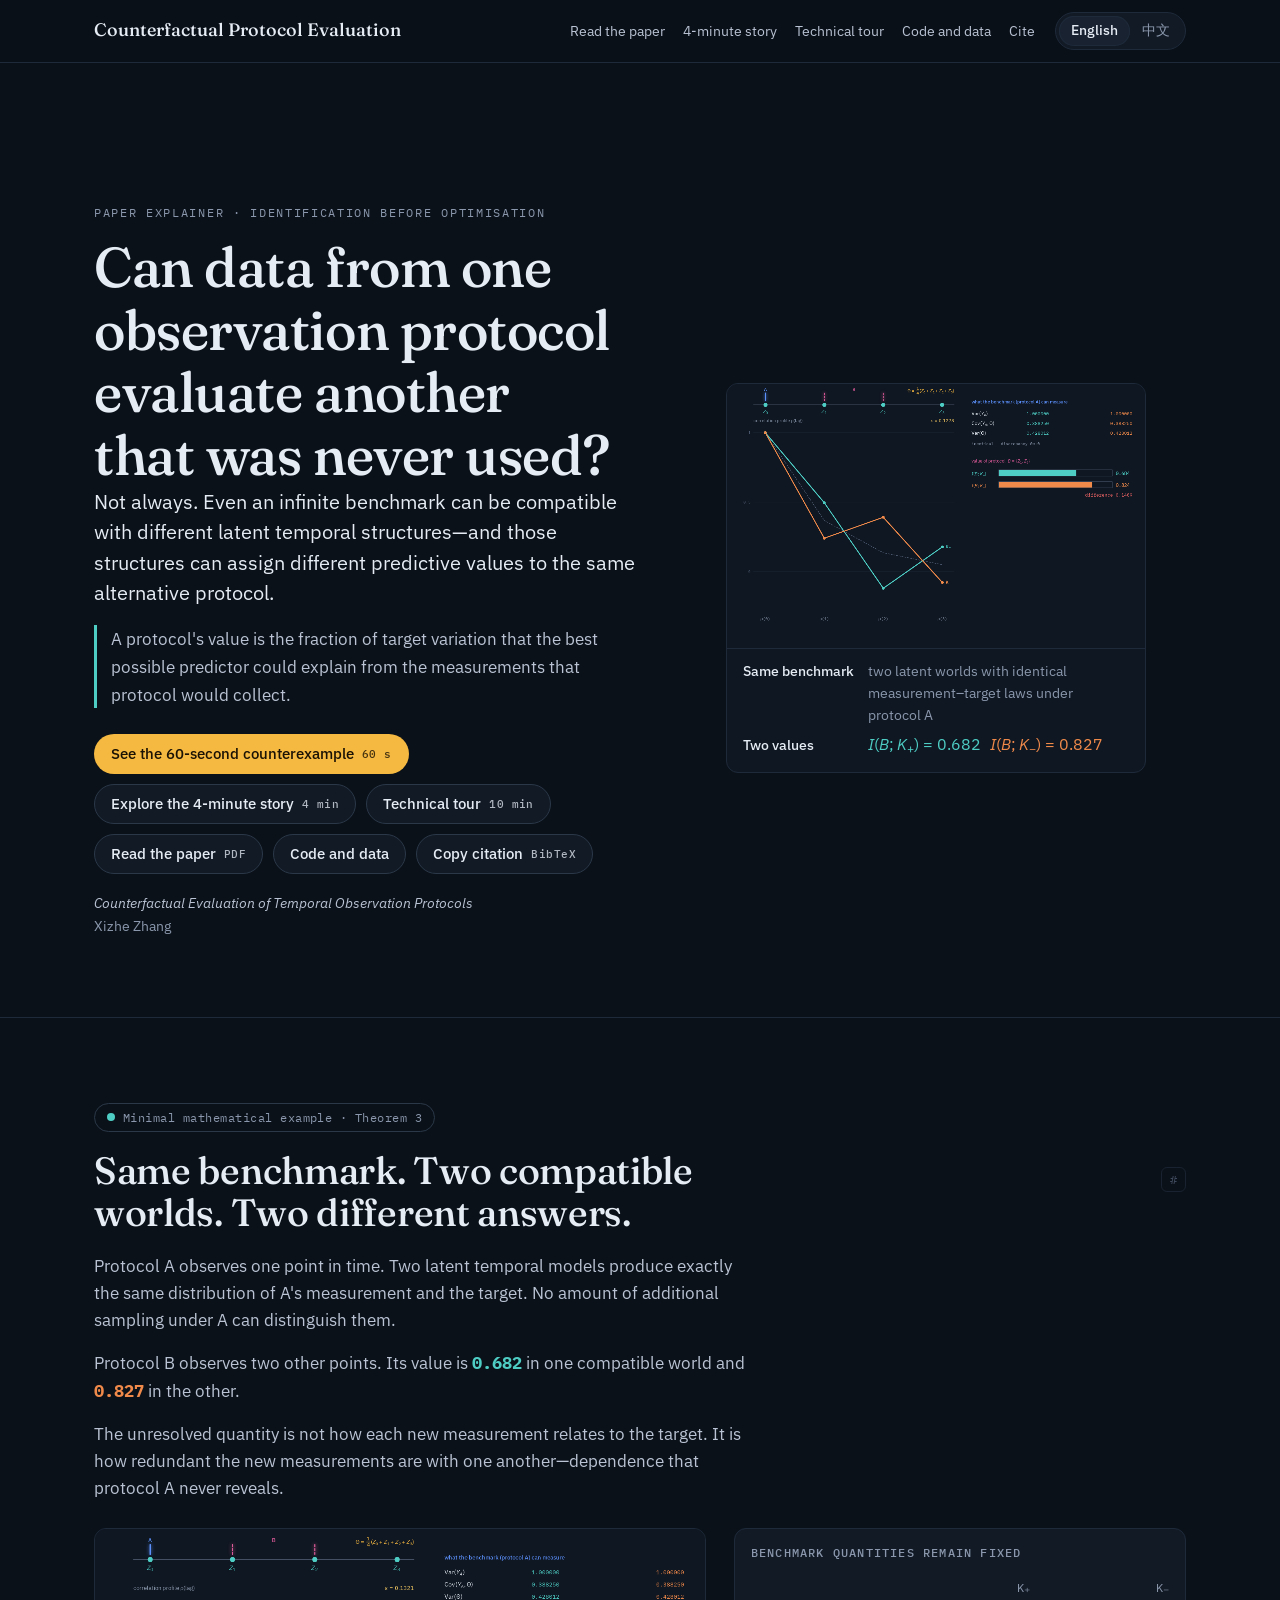
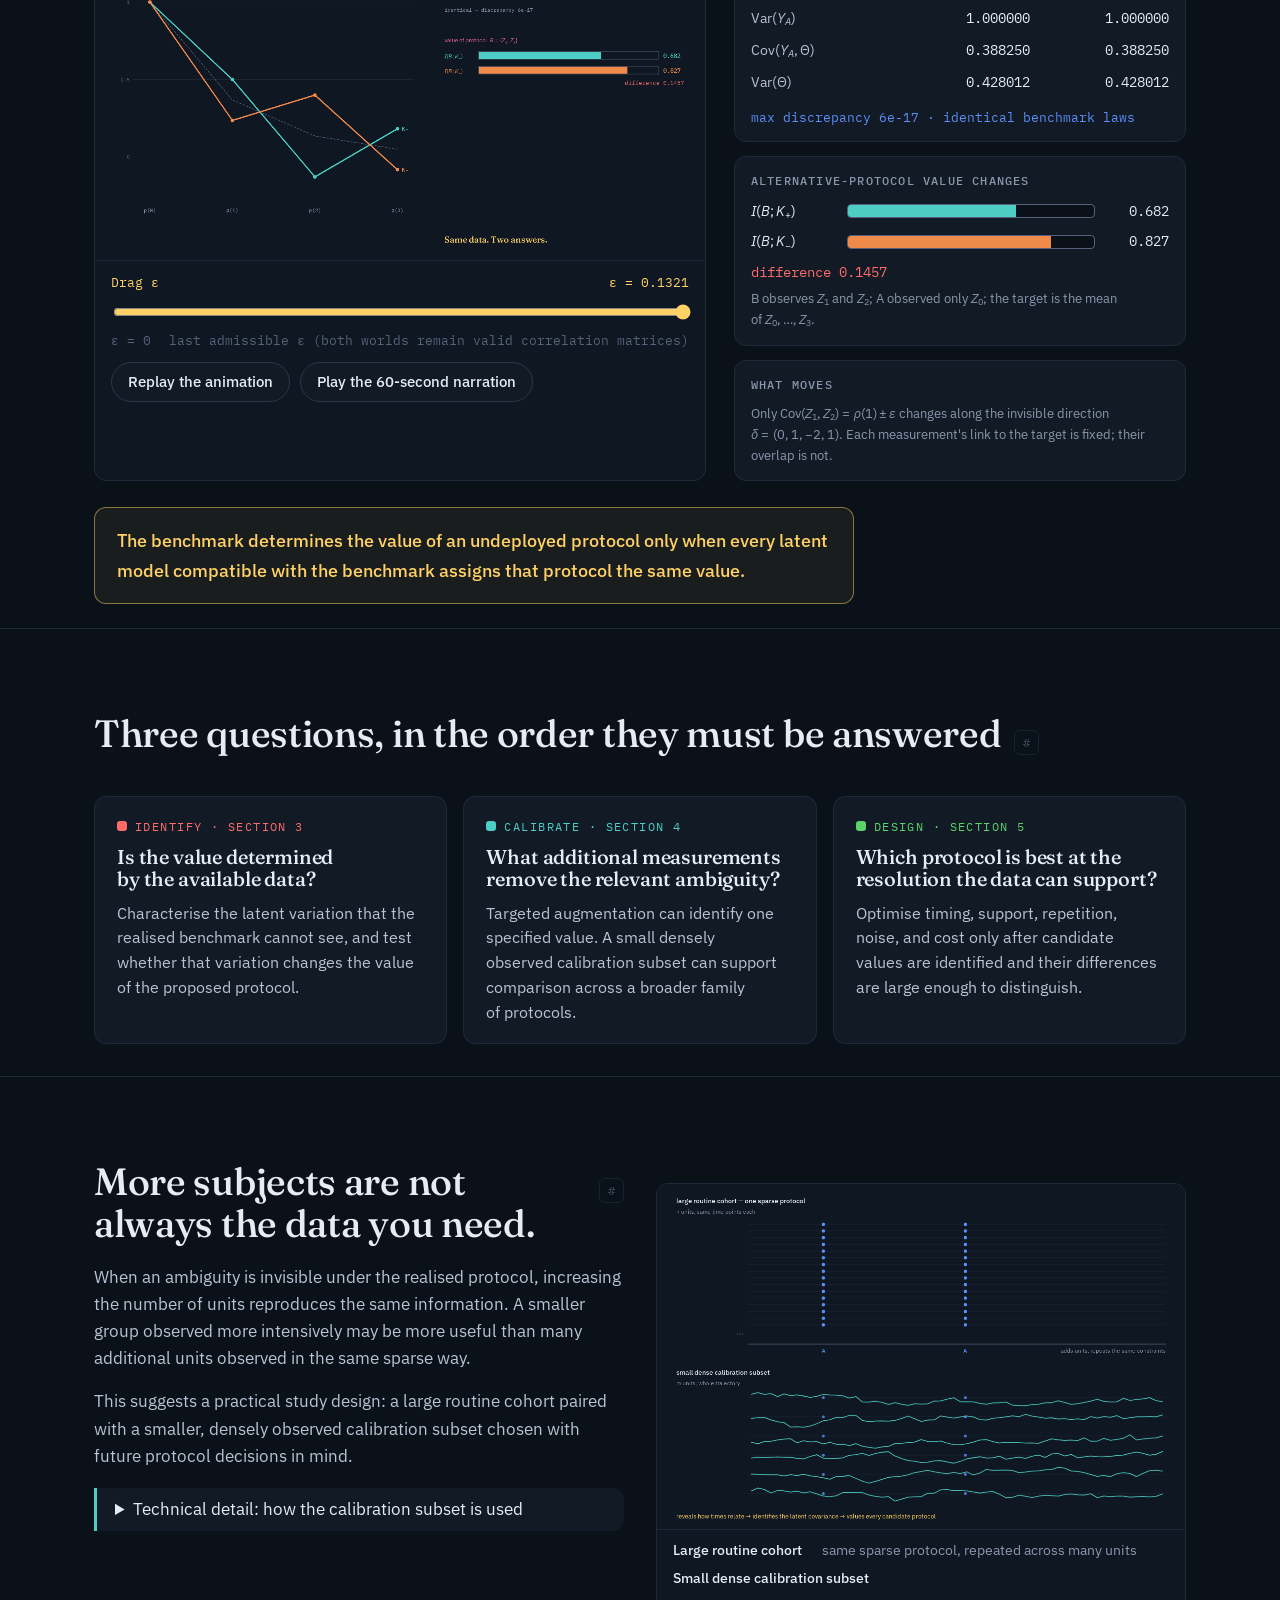
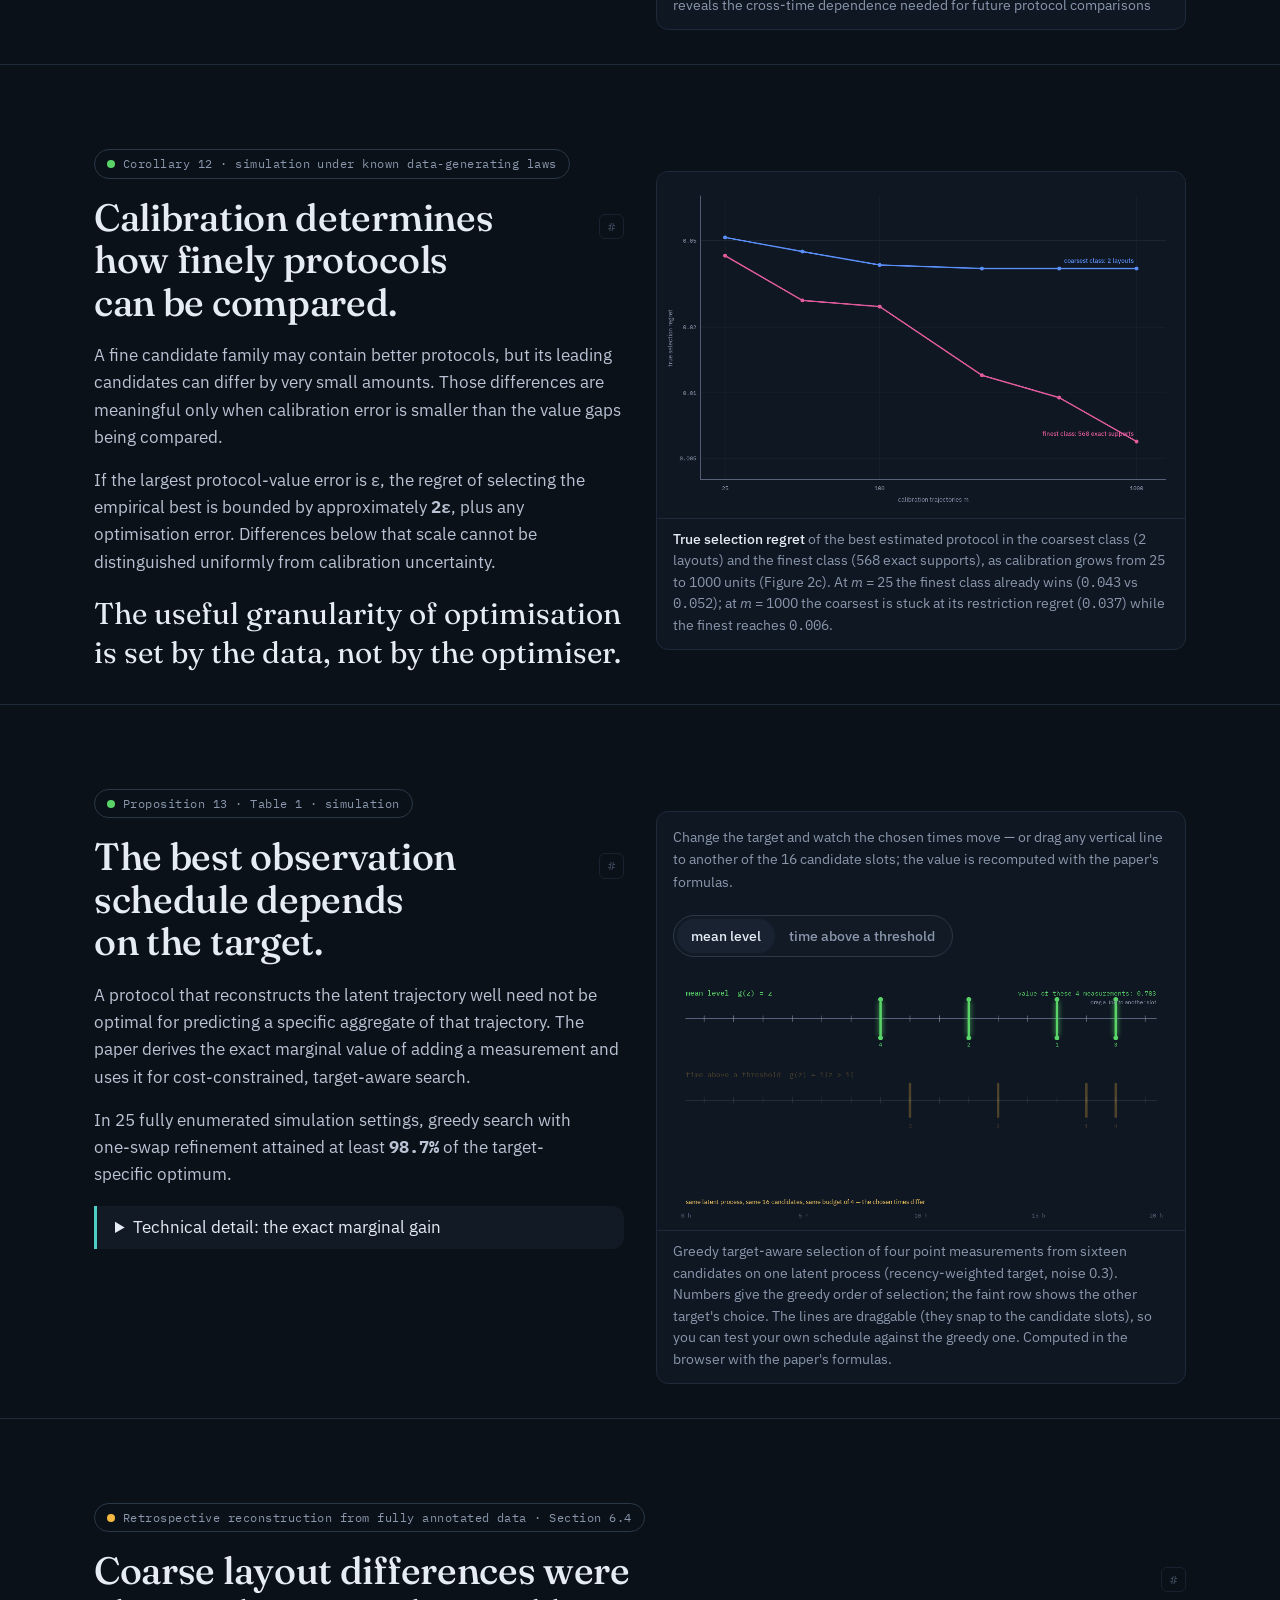
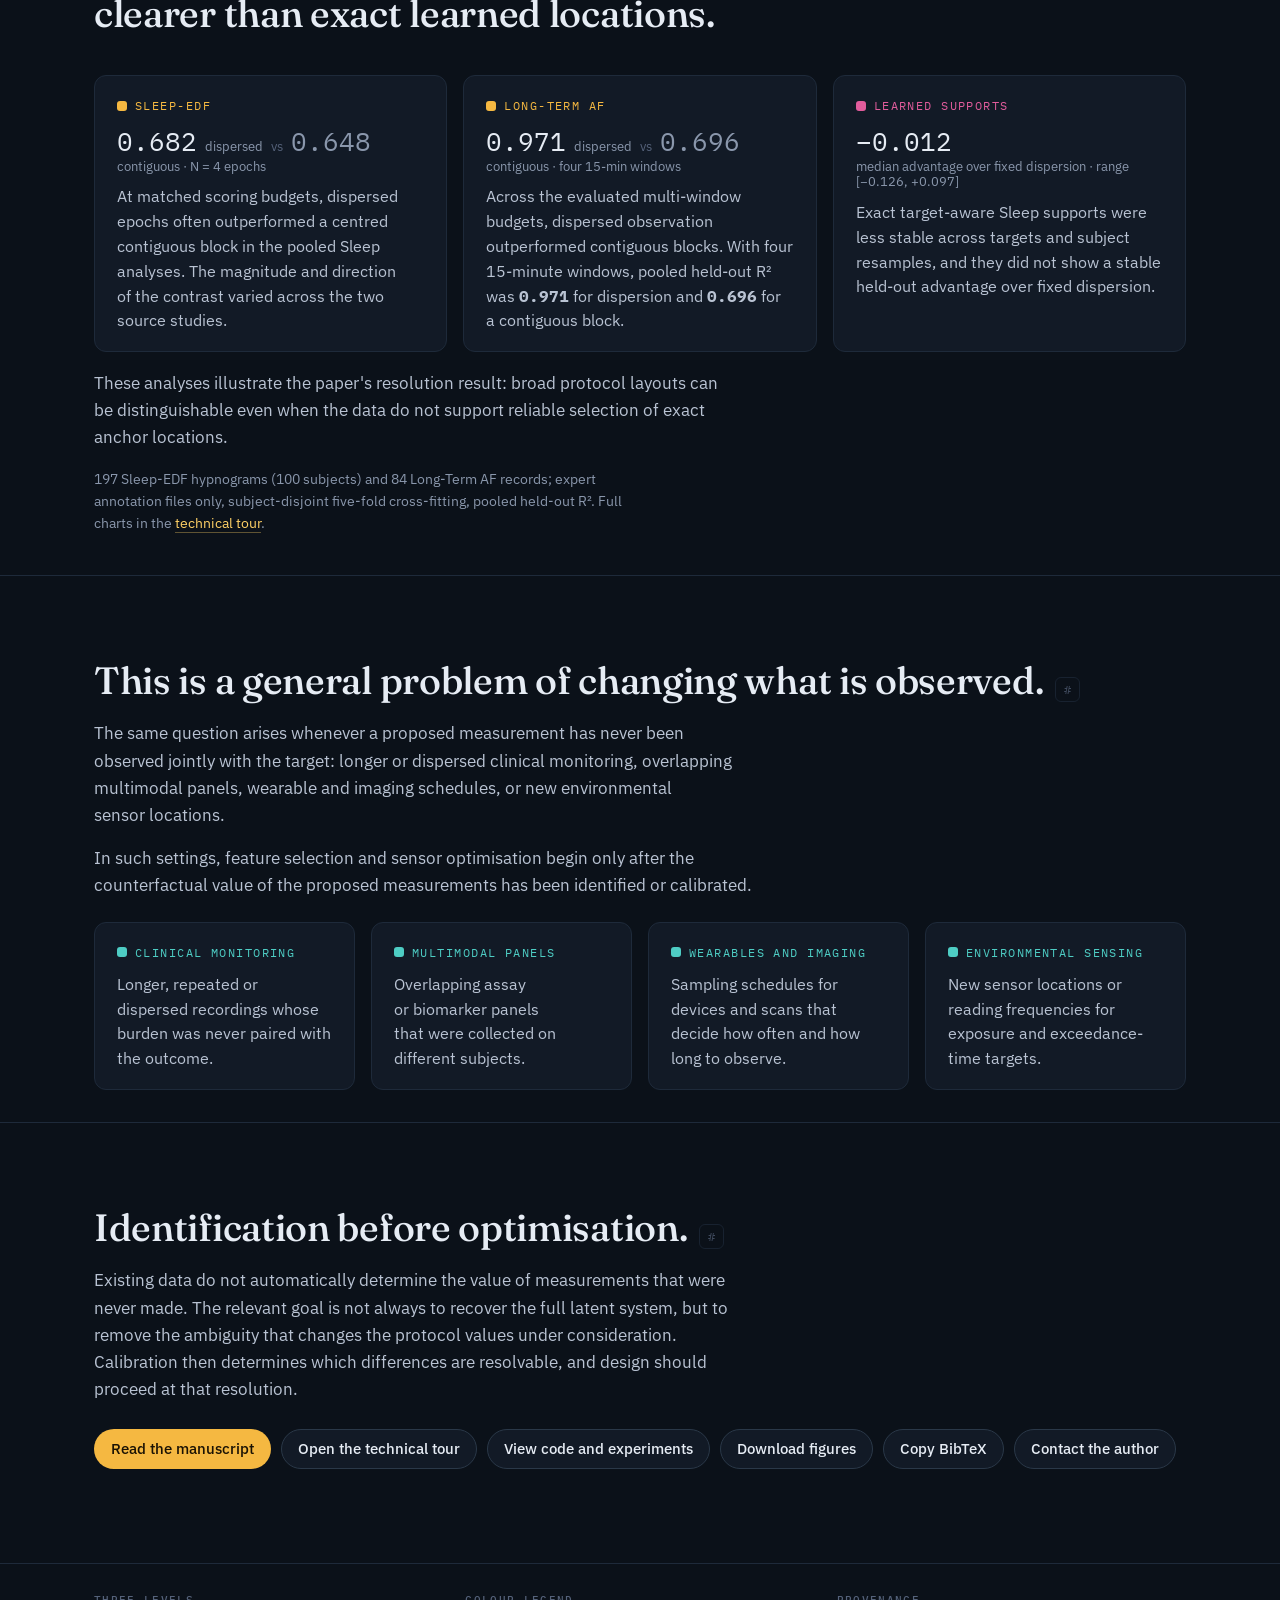
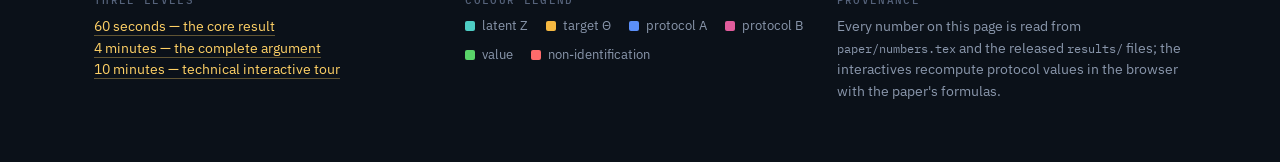
<file: index.html>
<!doctype html>
<html lang="en" data-lang="en">
<head>
<meta charset="utf-8">
<meta name="viewport" content="width=device-width, initial-scale=1">
<title>Can One Observation Protocol Evaluate Another? | Counterfactual Protocol Evaluation</title>
<meta name="description" content="An interactive explanation of why data from one temporal observation protocol may not determine the predictive value of an undeployed alternative—and how calibration restores comparison and design.">
<meta name="author" content="Xizhe Zhang">
<meta property="og:type" content="article">
<meta property="og:title" content="Same benchmark. Two possible worlds. Two different protocol values.">
<meta property="og:description" content="Even infinite data under one observation protocol may not tell us how well another, never-used protocol would predict the target.">
<meta property="og:image" content="https://cpv.xizhe.net/assets/social-card.png">
<meta property="og:image:width" content="1200">
<meta property="og:image:height" content="630">
<meta name="twitter:card" content="summary_large_image">
<meta name="twitter:title" content="Same benchmark. Two possible worlds. Two different protocol values.">
<meta name="twitter:description" content="Even infinite data under one observation protocol may not tell us how well another, never-used protocol would predict the target.">
<meta name="twitter:image" content="https://cpv.xizhe.net/assets/social-card.png">
<link rel="icon" href="data:image/svg+xml,%3Csvg xmlns=%27http://www.w3.org/2000/svg%27 viewBox=%270 0 32 32%27%3E%3Crect width=%2732%27 height=%2732%27 rx=%277%27 fill=%27%230B1119%27/%3E%3Cpath d=%27M5 9 L13 21 L21 13 L27 23%27 fill=%27none%27 stroke=%27%234ECDC4%27 stroke-width=%273%27 stroke-linecap=%27round%27/%3E%3Cpath d=%27M5 9 L13 14 L21 24 L27 11%27 fill=%27none%27 stroke=%27%23F08A4B%27 stroke-width=%273%27 stroke-linecap=%27round%27/%3E%3C/svg%3E">
<link rel="preconnect" href="https://fonts.googleapis.com">
<link rel="preconnect" href="https://fonts.gstatic.com" crossorigin>
<link rel="stylesheet" href="https://fonts.googleapis.com/css2?family=Fraunces:opsz,wght,SOFT@9..144,400..700,0..100&family=IBM+Plex+Sans:ital,wght@0,400;0,500;0,600;1,400;1,500&family=IBM+Plex+Mono:wght@400;500&display=swap">
<link rel="stylesheet" href="css/landing.css">
</head>
<body>
<header class="site-header">
  <div class="bar">
    <a class="brand" href="#question">Counterfactual Protocol Evaluation</a>
    <nav aria-label="Primary">
      <a href="paper/main.pdf" target="_blank" rel="noopener" data-track="paper_open"><span class="en">Read the paper</span><span class="zh">阅读论文</span></a>
      <a href="explainer/" data-track="story_open"><span class="en">4-minute story</span><span class="zh">4 分钟导览</span></a>
      <a href="technical/" data-track="technical_open"><span class="en">Technical tour</span><span class="zh">技术导览</span></a>
      <a href="#code" data-link="code" data-track="code_open"><span class="en">Code and data</span><span class="zh">代码与数据</span></a>
      <a href="#cite"><span class="en">Cite</span><span class="zh">引用</span></a>
    </nav>
    <div class="seg" id="lang" role="group" aria-label="Language">
      <button type="button" data-lang="en" class="active">English</button>
      <button type="button" data-lang="zh">中文</button>
    </div>
  </div>
</header>

<main>
<!-- ============================================================ hero -->
<section class="block hero-block" id="question">
  <div class="wrap hero">
    <div>
      <p class="eyebrow"><span class="en">Paper explainer · identification before optimisation</span><span class="zh">论文解读 · 先识别，再优化</span></p>
      <h1 class="en">Can data from one observation protocol evaluate another that was never used?</h1>
      <h1 class="zh">一种观测协议采集的数据，能否评估另一种从未实施过的协议？</h1>
      <p class="lead en">Not always. Even an infinite benchmark can be compatible with different latent temporal structures—and those structures can assign different predictive values to the same alternative protocol.</p>
      <p class="lead zh">未必。即使基准数据趋于无穷，它仍可能同时兼容多种不同的潜在时间依赖结构；而这些结构会对同一个替代协议给出不同的预测价值。</p>
      <p class="def en">A protocol's value is the fraction of target variation that the best possible predictor could explain from the measurements that protocol would collect.</p>
      <p class="def zh">协议价值，是理想预测器仅利用该协议所采集的测量时，能够解释的目标总体变异比例。</p>
      <div class="actions">
        <a class="btn primary" href="#two-worlds" id="see-60" data-track="core_example_open"><span class="en">See the 60-second counterexample</span><span class="zh">看 60 秒反例</span><small>60 s</small></a>
        <a class="btn" href="explainer/" data-track="story_open"><span class="en">Explore the 4-minute story</span><span class="zh">进入 4 分钟导览</span><small>4 min</small></a>
        <a class="btn" href="technical/" data-track="technical_open"><span class="en">Technical tour</span><span class="zh">技术导览</span><small>10 min</small></a>
        <a class="btn" href="paper/main.pdf" target="_blank" rel="noopener" data-track="paper_open"><span class="en">Read the paper</span><span class="zh">阅读论文</span><small>PDF</small></a>
        <a class="btn" href="#code" data-link="code" data-track="code_open"><span class="en">Code and data</span><span class="zh">代码与数据</span></a>
        <button class="btn" type="button" data-copy="bibtex" data-track="citation_copied"><span class="en">Copy citation</span><span class="zh">复制引用</span><small>BibTeX</small></button>
      </div>
      <p class="biblio"><i>Counterfactual Evaluation of Temporal Observation Protocols</i><br><span class="en">Xizhe Zhang</span><span class="zh">张锡哲</span></p>
    </div>
    <figure class="hero-fig" aria-labelledby="hero-cap">
      <canvas id="hero-fig" width="1200" height="760" aria-hidden="true"></canvas>
      <figcaption class="fig-cap" id="hero-cap">
        <b class="en">Same benchmark</b><b class="zh">同一个基准</b><span class="en">two latent worlds with identical measurement–target laws under protocol A</span><span class="zh">两个潜在世界，在协议 A 下有完全相同的测量–目标分布</span>
        <b class="en">Two values</b><b class="zh">两个价值</b><span><span class="v vp"><span class="f">I(B;K_+) = 0.682</span></span> &nbsp; <span class="v vm"><span class="f">I(B;K_−) = 0.827</span></span></span>
      </figcaption>
    </figure>
  </div>
</section>

<!-- ============================================================ two worlds -->
<section class="block" id="two-worlds">
  <div class="wrap">
    <span class="scope" style="--c: var(--latent)"><span class="en">Minimal mathematical example · Theorem 3</span><span class="zh">最小数学例子 · 定理 3</span></span>
    <div class="h2row"><h2 class="en">Same benchmark. Two compatible worlds. Two different answers.</h2><h2 class="zh">同一个基准。两个兼容世界。两个不同答案。</h2><button class="copy-link" type="button" data-anchor="two-worlds" title="Copy link">#</button></div>
    <p class="en">Protocol A observes one point in time. Two latent temporal models produce exactly the same distribution of A's measurement and the target. No amount of additional sampling under A can distinguish them.</p>
    <p class="zh">协议 A 只观测一个时间点。两种潜在时间模型产生完全相同的“测量—目标”分布。继续在协议 A 下增加样本，仍无法区分它们。</p>
    <p class="en">Protocol B observes two other points. Its value is <b class="num vp">0.682</b> in one compatible world and <b class="num vm">0.827</b> in the other.</p>
    <p class="zh">协议 B 改为观测另外两个时间点。在一个兼容世界中，它的价值是 <b class="num vp">0.682</b>；在另一个世界中，是 <b class="num vm">0.827</b>。</p>
    <p class="en">The unresolved quantity is not how each new measurement relates to the target. It is how redundant the new measurements are with one another—dependence that protocol A never reveals.</p>
    <p class="zh">未被确定的并不是每个新测量与目标之间的联系，而是这些新测量彼此之间有多冗余。协议 A 从未揭示这种依赖。</p>

    <div class="tw" id="tw">
      <div class="tw-fig">
        <canvas id="tw-fig" width="1400" height="760" aria-hidden="true"></canvas>
        <div class="tw-controls">
          <label for="tw-eps"><span><span class="en">Drag ε</span><span class="zh">拖动 ε</span></span><span id="tw-eps-val">ε = 0.1321</span></label>
          <input type="range" id="tw-eps" min="0" max="1000" value="1000" step="1" aria-label="epsilon">
          <div class="hint"><span>ε = 0</span><span class="en">last admissible ε (both worlds remain valid correlation matrices)</span><span class="zh">可容许的上限（两个世界都仍是合法相关矩阵）</span></div>
          <div class="mini-player">
            <button class="btn" type="button" id="tw-replay"><span class="en">Replay the animation</span><span class="zh">重放动画</span></button>
            <button class="btn" type="button" id="tw-play" data-track="core_example_play"><span class="en">Play the 60-second narration</span><span class="zh">播放 60 秒解说</span></button>
            <div class="cap" id="tw-cap"></div>
          </div>
        </div>
      </div>
      <div class="tw-panel">
        <div class="tw-card" data-beat="0">
          <h4><span class="en">Benchmark quantities remain fixed</span><span class="zh">基准数据能测到的量保持不变</span></h4>
          <table>
            <thead><tr><th></th><th class="vp">K₊</th><th class="vm">K₋</th></tr></thead>
            <tbody>
              <tr><td><span class="f">Var(Y_A)</span></td><td id="tw-vy-p">1.000000</td><td id="tw-vy-m">1.000000</td></tr>
              <tr><td><span class="f">Cov(Y_A, Θ)</span></td><td id="tw-cv-p">0.388250</td><td id="tw-cv-m">0.388250</td></tr>
              <tr><td><span class="f">Var(Θ)</span></td><td id="tw-vt-p">0.428012</td><td id="tw-vt-m">0.428012</td></tr>
            </tbody>
          </table>
          <div class="frozen"><span class="en">max discrepancy</span><span class="zh">最大差异</span> <span id="tw-disc">1e-16</span> · <span class="en">identical benchmark laws</span><span class="zh">基准分布完全相同</span></div>
        </div>
        <div class="tw-card" data-beat="2">
          <h4><span class="en">Alternative-protocol value changes</span><span class="zh">替代协议的价值在变</span></h4>
          <div class="gauge p"><span><span class="f">I(B; K_+)</span></span><div class="bar"><i id="tw-bar-p"></i></div><span class="val" id="tw-vp">0.682</span></div>
          <div class="gauge m"><span><span class="f">I(B; K_−)</span></span><div class="bar"><i id="tw-bar-m"></i></div><span class="val" id="tw-vm">0.827</span></div>
          <div class="gap"><span class="en">difference</span><span class="zh">相差</span> <span id="tw-gap">0.1457</span></div>
          <p class="sub en">B observes <span class="f">Z_1</span> and <span class="f">Z_2</span>; A observed only <span class="f">Z_0</span>; the target is the mean of <span class="f">Z_0, …, Z_3</span>.</p>
          <p class="sub zh">B 观测 <span class="f">Z_1</span> 与 <span class="f">Z_2</span>；A 只观测了 <span class="f">Z_0</span>；目标是 <span class="f">Z_0, …, Z_3</span> 的平均。</p>
        </div>
        <div class="tw-card" data-beat="3">
          <h4><span class="en">What moves</span><span class="zh">什么在变</span></h4>
          <p class="sub en">Only <span class="f">Cov(Z_1, Z_2) = ρ(1) ± ε</span> changes along the invisible direction <span class="f">δ = (0, 1, −2, 1)</span>. Each measurement's link to the target is fixed; their overlap is not.</p>
          <p class="sub zh">沿不可见方向 <span class="f">δ = (0, 1, −2, 1)</span> 只有 <span class="f">Cov(Z_1, Z_2) = ρ(1) ± ε</span> 在变。每个测量与目标的联系固定不变，变的是它们之间的重叠。</p>
        </div>
      </div>
    </div>
    <blockquote class="bottom-line">
      <p class="en">The benchmark determines the value of an undeployed protocol only when every latent model compatible with the benchmark assigns that protocol the same value.</p>
      <p class="zh">只有当所有与基准数据相容的潜在模型都赋予替代协议同一个价值时，该价值才被基准数据识别。</p>
    </blockquote>
  </div>
</section>

<!-- ============================================================ three steps -->
<section class="block" id="three-steps">
  <div class="wrap">
    <div class="h2row"><h2 class="en">Three questions, in the order they must be answered</h2><h2 class="zh">三个问题，必须按顺序回答</h2><button class="copy-link" type="button" data-anchor="three-steps" title="Copy link">#</button></div>
    <div class="cards">
      <article class="card" style="--c: var(--alert)">
        <div class="k"><span class="en">Identify · Section 3</span><span class="zh">识别 · 第 3 节</span></div>
        <h3 class="en">Is the value determined by the available data?</h3><h3 class="zh">现有数据是否已经确定了这个价值？</h3>
        <p class="en">Characterise the latent variation that the realised benchmark cannot see, and test whether that variation changes the value of the proposed protocol.</p>
        <p class="zh">找出已实施基准看不见的潜在变化，并判断这些变化是否会改变拟议协议的价值。</p>
      </article>
      <article class="card" style="--c: var(--latent)">
        <div class="k"><span class="en">Calibrate · Section 4</span><span class="zh">校准 · 第 4 节</span></div>
        <h3 class="en">What additional measurements remove the relevant ambiguity?</h3><h3 class="zh">补充哪些测量能够消除相关歧义？</h3>
        <p class="en">Targeted augmentation can identify one specified value. A small densely observed calibration subset can support comparison across a broader family of protocols.</p>
        <p class="zh">定向补测可以识别一个指定协议的价值；小规模密集校准子集则可以支持对更大协议族的比较。</p>
      </article>
      <article class="card" style="--c: var(--expl)">
        <div class="k"><span class="en">Design · Section 5</span><span class="zh">设计 · 第 5 节</span></div>
        <h3 class="en">Which protocol is best at the resolution the data can support?</h3><h3 class="zh">在数据可支持的分辨率上，哪个协议更好？</h3>
        <p class="en">Optimise timing, support, repetition, noise, and cost only after candidate values are identified and their differences are large enough to distinguish.</p>
        <p class="zh">只有在候选价值可识别、且差异足以被区分之后，才优化测量时刻、窗口、重复、噪声与成本。</p>
      </article>
    </div>
  </div>
</section>

<!-- ============================================================ more data -->
<section class="block" id="more-data">
  <div class="wrap two-col">
    <div>
      <div class="h2row"><h2 class="en">More subjects are not always the data you need.</h2><h2 class="zh">真正缺少的，未必是更多受试者。</h2><button class="copy-link" type="button" data-anchor="more-data" title="Copy link">#</button></div>
      <p class="en">When an ambiguity is invisible under the realised protocol, increasing the number of units reproduces the same information. A smaller group observed more intensively may be more useful than many additional units observed in the same sparse way.</p>
      <p class="zh">当某种歧义对已实施协议不可见时，继续增加样本只会重复同一组信息。与其在相同稀疏协议下继续扩样，一个规模较小但观测更密集的子集，可能更能支持未来协议的评估。</p>
      <p class="en">This suggests a practical study design: a large routine cohort paired with a smaller, densely observed calibration subset chosen with future protocol decisions in mind.</p>
      <p class="zh">因此，一个可操作的研究设计是：大规模常规队列，配合一个专门为未来协议决策而设计的小规模密集校准子集。</p>
      <details class="callout">
        <summary><span class="en">Technical detail: how the calibration subset is used</span><span class="zh">技术细节：校准子集怎么用</span></summary>
        <p class="en">From <i>m</i> densely observed units, form the sample covariance, subtract the calibration noise, floor the eigenvalues so the result is a valid covariance, and rescale to a correlation matrix. Plugging the estimate into every candidate's value gives a family-uniform error of order <span class="num">C‖K̂ − K‖<sup>β</sup></span> (Theorem 10), falling at the root-<i>m</i> rate at a fixed model (Theorem 11).</p>
        <p class="zh">用 <i>m</i> 个密集观测对象：算样本协方差、扣除校准噪声、给特征值设下限以保证合法协方差、再标准化为相关矩阵。把估计代入每个候选协议的价值，得到整个候选族上一致的误差 <span class="num">C‖K̂ − K‖<sup>β</sup></span>（定理 10），在固定模型下以根号 <i>m</i> 速率下降（定理 11）。</p>
      </details>
    </div>
    <figure class="fig">
      <canvas id="cohort-fig" width="1100" height="720" aria-hidden="true"></canvas>
      <figcaption class="fig-cap">
        <b class="en">Large routine cohort</b><b class="zh">大规模常规队列</b><span class="en">same sparse protocol, repeated across many units</span><span class="zh">同一个稀疏协议，在很多对象上重复</span>
        <b class="en">Small dense calibration subset</b><b class="zh">小规模密集校准子集</b><span class="en">reveals the cross-time dependence needed for future protocol comparisons</span><span class="zh">揭示未来协议比较所需的跨时刻依赖</span>
      </figcaption>
    </figure>
  </div>
</section>

<!-- ============================================================ resolution -->
<section class="block" id="resolution">
  <div class="wrap two-col">
    <div>
      <span class="scope" style="--c: var(--expl)"><span class="en">Corollary 12 · simulation under known data-generating laws</span><span class="zh">推论 12 · 已知生成机制下的模拟</span></span>
      <div class="h2row"><h2 class="en">Calibration determines how finely protocols can be compared.</h2><h2 class="zh">校准数据决定协议能够比较到多细。</h2><button class="copy-link" type="button" data-anchor="resolution" title="Copy link">#</button></div>
      <p class="en">A fine candidate family may contain better protocols, but its leading candidates can differ by very small amounts. Those differences are meaningful only when calibration error is smaller than the value gaps being compared.</p>
      <p class="zh">更细的候选类可能包含更好的协议，但领先候选之间的价值差距也可能非常小。只有当校准误差小于这些差距时，这种精细比较才有意义。</p>
      <p class="en">If the largest protocol-value error is ε, the regret of selecting the empirical best is bounded by approximately <b class="num">2ε</b>, plus any optimisation error. Differences below that scale cannot be distinguished uniformly from calibration uncertainty.</p>
      <p class="zh">若所有协议价值估计的最大误差为 ε，则按估计值选择协议的损失至多约为 <b class="num">2ε</b>，再加上优化误差。低于这一尺度的差异，无法与校准不确定性稳定地区分。</p>
      <p class="big en">The useful granularity of optimisation is set by the data, not by the optimiser.</p>
      <p class="big zh">优化能细化到什么程度，由数据决定，而不是由优化器决定。</p>
    </div>
    <figure class="fig">
      <canvas id="res-fig" width="1100" height="720" aria-hidden="true"></canvas>
      <figcaption class="fig-cap">
        <span class="en"><b>True selection regret</b> of the best estimated protocol in the coarsest class (2 layouts) and the finest class (568 exact supports), as calibration grows from 25 to 1000 units (Figure 2c). At <i>m</i> = 25 the finest class already wins (<span class="num" id="res-fine-25"></span> vs <span class="num" id="res-coarse-25"></span>); at <i>m</i> = 1000 the coarsest is stuck at its restriction regret (<span class="num" id="res-coarse-1000"></span>) while the finest reaches <span class="num" id="res-fine-1000"></span>.</span>
        <span class="zh"><b>真实选择损失</b>：最粗类（2 种布局）与最细类（568 个精确位置）中最优估计协议的损失，校准对象从 25 增至 1000（图 2c）。<i>m</i> = 25 时最细类已领先（<span class="num" id="res-fine-25-zh"></span> 对 <span class="num" id="res-coarse-25-zh"></span>）；<i>m</i> = 1000 时最粗类停在限制损失 <span class="num" id="res-coarse-1000-zh"></span>，最细类降到 <span class="num" id="res-fine-1000-zh"></span>。</span>
      </figcaption>
    </figure>
  </div>
</section>

<!-- ============================================================ design -->
<section class="block" id="design">
  <div class="wrap two-col">
    <div>
      <span class="scope" style="--c: var(--expl)"><span class="en">Proposition 13 · Table 1 · simulation</span><span class="zh">命题 13 · 表 1 · 模拟</span></span>
      <div class="h2row"><h2 class="en">The best observation schedule depends on the target.</h2><h2 class="zh">最佳观测方案取决于要预测的目标。</h2><button class="copy-link" type="button" data-anchor="design" title="Copy link">#</button></div>
      <p class="en">A protocol that reconstructs the latent trajectory well need not be optimal for predicting a specific aggregate of that trajectory. The paper derives the exact marginal value of adding a measurement and uses it for cost-constrained, target-aware search.</p>
      <p class="zh">能够较好重建整条潜在轨迹的协议，不一定最适合预测某个特定的轨迹聚合量。论文推导了新增一次测量所带来的精确边际价值，并据此进行预算约束下的目标特定搜索。</p>
      <p class="en">In 25 fully enumerated simulation settings, greedy search with one-swap refinement attained at least <b class="num">98.7%</b> of the target-specific optimum.</p>
      <p class="zh">在 25 个可穷举的模拟设置中，贪心搜索加一次交换改进，至少达到目标特定最优值的 <b class="num">98.7%</b>。</p>
      <details class="callout">
        <summary><span class="en">Technical detail: the exact marginal gain</span><span class="zh">技术细节：精确的边际收益</span></summary>
        <p class="en">With residual covariance <span class="num">P<sub>S</sub> = K − Q<sub>S</sub></span>, adding action <span class="num">a</span> updates <span class="num">Q<sub>S∪a</sub> = Q<sub>S</sub> + vvᵀ/s</span>, <span class="num">v = P<sub>S</sub>ℓ<sub>a</sub></span>, <span class="num">s = ℓ<sub>a</sub>ᵀP<sub>S</sub>ℓ<sub>a</sub> + r<sub>a</sub></span>; for the mean target the gain is <span class="num">(ωᵀP<sub>S</sub>ℓ<sub>a</sub>)²/s</span>. The objective is monotone but not submodular, so the search is measured against exhaustive enumeration rather than given an approximation ratio.</p>
        <p class="zh">记残差协方差 <span class="num">P<sub>S</sub> = K − Q<sub>S</sub></span>，加入动作 <span class="num">a</span> 时 <span class="num">Q<sub>S∪a</sub> = Q<sub>S</sub> + vvᵀ/s</span>，<span class="num">v = P<sub>S</sub>ℓ<sub>a</sub></span>，<span class="num">s = ℓ<sub>a</sub>ᵀP<sub>S</sub>ℓ<sub>a</sub> + r<sub>a</sub></span>；均值目标下收益为 <span class="num">(ωᵀP<sub>S</sub>ℓ<sub>a</sub>)²/s</span>。目标函数单调但不次模，因此用穷举对照来衡量搜索，而不声称近似比。</p>
      </details>
    </div>
    <figure class="fig">
      <div style="padding: 14px 16px 0; display: flex; align-items: center; gap: 14px; flex-wrap: wrap;">
        <span class="en" style="font-size: 14px; color: var(--muted)">Change the target and watch the chosen times move — or drag any vertical line to another of the 16 candidate slots; the value is recomputed with the paper's formulas.</span>
        <span class="zh" style="font-size: 14px; color: var(--muted)">切换目标，看被选中的测量时刻如何变化；也可以把任意一条竖线拖到 16 个候选时刻中的另一个，价值会按论文公式实时重算。</span>
        <div class="target-switch" role="group" aria-label="Target">
          <button type="button" data-target="mean" class="active"><span class="en">mean level</span><span class="zh">均值目标</span></button>
          <button type="button" data-target="occ"><span class="en">time above a threshold</span><span class="zh">超过阈值的时间</span></button>
        </div>
        <button type="button" id="design-reset" class="mini" hidden><span class="en">Back to the greedy choice</span><span class="zh">恢复贪心选择</span></button>
      </div>
      <canvas id="design-fig" width="1100" height="560" aria-hidden="true"></canvas>
      <figcaption class="fig-cap">
        <span class="en">Greedy target-aware selection of four point measurements from sixteen candidates on one latent process (recency-weighted target, noise 0.3). Numbers give the greedy order of selection; the faint row shows the other target's choice. The lines are draggable (they snap to the candidate slots), so you can test your own schedule against the greedy one. Computed in the browser with the paper's formulas.</span>
        <span class="zh">同一个潜在过程上，从 16 个候选中贪心选出 4 个点测量（偏重近期的目标权重，噪声 0.3）。数字是贪心选中的顺序；淡色的一行是另一种目标的选择。竖线可以拖动（吸附到候选时刻），用来把你自己的方案和贪心方案比一比。在浏览器里用论文的公式现算。</span>
      </figcaption>
    </figure>
  </div>
</section>

<!-- ============================================================ evidence -->
<section class="block" id="evidence">
  <div class="wrap">
    <span class="scope" style="--c: var(--target)"><span class="en">Retrospective reconstruction from fully annotated data · Section 6.4</span><span class="zh">基于完整标注数据的回溯重建 · 第 6.4 节</span></span>
    <div class="h2row"><h2 class="en">Coarse layout differences were clearer than exact learned locations.</h2><h2 class="zh">粗粒度布局的差异，比精确学习的位置更清楚。</h2><button class="copy-link" type="button" data-anchor="evidence" title="Copy link">#</button></div>
    <div class="cards">
      <article class="card" style="--c: var(--target)">
        <div class="k">Sleep-EDF</div>
        <div class="stat"><span class="num">0.682</span><small class="en">dispersed</small><small class="zh">分散</small><span class="vs">vs</span><span class="num muted">0.648</span><small class="en">contiguous · N = 4 epochs</small><small class="zh">连续 · N = 4 个片段</small></div>
        <p class="en">At matched scoring budgets, dispersed epochs often outperformed a centred contiguous block in the pooled Sleep analyses. The magnitude and direction of the contrast varied across the two source studies.</p>
        <p class="zh">在相同评分预算下，分散观测在合并的睡眠分析中常优于居中连续块，但差异的方向和幅度在两个来源研究之间存在异质性。</p>
      </article>
      <article class="card" style="--c: var(--target)">
        <div class="k">Long-Term AF</div>
        <div class="stat"><span class="num">0.971</span><small class="en">dispersed</small><small class="zh">分散</small><span class="vs">vs</span><span class="num muted">0.696</span><small class="en">contiguous · four 15-min windows</small><small class="zh">连续 · 四个 15 分钟窗口</small></div>
        <p class="en">Across the evaluated multi-window budgets, dispersed observation outperformed contiguous blocks. With four 15-minute windows, pooled held-out R² was <b class="num">0.971</b> for dispersion and <b class="num">0.696</b> for a contiguous block.</p>
        <p class="zh">在所评估的多窗口预算中，分散观测均优于连续块。四个 15 分钟窗口时，分散方案的汇总留出 R² 为 <b class="num">0.971</b>，连续块为 <b class="num">0.696</b>。</p>
      </article>
      <article class="card" style="--c: var(--prot-b)">
        <div class="k"><span class="en">Learned supports</span><span class="zh">学得的位置</span></div>
        <div class="stat"><span class="num">−0.012</span><small class="en">median advantage over fixed dispersion · range [−0.126, +0.097]</small><small class="zh">相对固定分散的优势中位数 · 区间 [−0.126, +0.097]</small></div>
        <p class="en">Exact target-aware Sleep supports were less stable across targets and subject resamples, and they did not show a stable held-out advantage over fixed dispersion.</p>
        <p class="zh">精确的目标特定睡眠锚点在不同目标与受试者重抽样之间稳定性较弱，也没有显示出相对固定分散方案的稳定留出优势。</p>
      </article>
    </div>
    <p class="en" style="margin-top: 18px">These analyses illustrate the paper's resolution result: broad protocol layouts can be distinguishable even when the data do not support reliable selection of exact anchor locations.</p>
    <p class="zh" style="margin-top: 18px">这些结果体现了论文的“分辨率”结论：数据可以支持对粗粒度协议布局的比较，却未必足以可靠选择精确锚点。</p>
    <p class="en" style="font-size: 14px; color: var(--muted)">197 Sleep-EDF hypnograms (100 subjects) and 84 Long-Term AF records; expert annotation files only, subject-disjoint five-fold cross-fitting, pooled held-out R². Full charts in the <a href="technical/#ch8">technical tour</a>.</p>
    <p class="zh" style="font-size: 14px; color: var(--muted)">197 段 Sleep-EDF 分期（100 名受试者）与 84 段长程房颤记录；只用专家标注文件，受试者不交叠的五折交叉拟合，汇总留出 R²。完整图表见<a href="technical/#ch8">技术导览</a>。</p>
  </div>
</section>

<!-- ============================================================ beyond -->
<section class="block" id="beyond">
  <div class="wrap">
    <div class="h2row"><h2 class="en">This is a general problem of changing what is observed.</h2><h2 class="zh">这不仅是时间采样问题，而是“改变观测系统”时的普遍问题。</h2><button class="copy-link" type="button" data-anchor="beyond" title="Copy link">#</button></div>
    <p class="en">The same question arises whenever a proposed measurement has never been observed jointly with the target: longer or dispersed clinical monitoring, overlapping multimodal panels, wearable and imaging schedules, or new environmental sensor locations.</p>
    <p class="zh">只要拟议测量从未与目标共同出现，同样的问题就会发生：更长或更分散的临床监测、重叠的多模态测量面板、可穿戴与影像采集方案，以及新的环境传感器位置。</p>
    <p class="en">In such settings, feature selection and sensor optimisation begin only after the counterfactual value of the proposed measurements has been identified or calibrated.</p>
    <p class="zh">在这些场景中，特征选择与传感器优化都应当从一个更早的问题开始：这些拟议测量的反事实价值是否已经被现有数据识别或校准。</p>
    <div class="cards">
      <article class="card" style="--c: var(--latent)"><div class="k"><span class="en">Clinical monitoring</span><span class="zh">临床监测</span></div><p class="en">Longer, repeated or dispersed recordings whose burden was never paired with the outcome.</p><p class="zh">更长、重复或分散的记录，其负担从未与结局一起被观测。</p></article>
      <article class="card" style="--c: var(--latent)"><div class="k"><span class="en">Multimodal panels</span><span class="zh">多模态面板</span></div><p class="en">Overlapping assay or biomarker panels that were collected on different subjects.</p><p class="zh">在不同对象上采集、彼此重叠的检测或生物标志物面板。</p></article>
      <article class="card" style="--c: var(--latent)"><div class="k"><span class="en">Wearables and imaging</span><span class="zh">可穿戴与影像</span></div><p class="en">Sampling schedules for devices and scans that decide how often and how long to observe.</p><p class="zh">决定设备与扫描多久看一次、看多长的采集方案。</p></article>
      <article class="card" style="--c: var(--latent)"><div class="k"><span class="en">Environmental sensing</span><span class="zh">环境传感</span></div><p class="en">New sensor locations or reading frequencies for exposure and exceedance-time targets.</p><p class="zh">为暴露量或超标时长目标新增的传感器位置或读数频率。</p></article>
    </div>
  </div>
</section>

<!-- ============================================================ closing / cite -->
<section class="block" id="cite">
  <div class="wrap">
    <div class="h2row"><h2 class="en">Identification before optimisation.</h2><h2 class="zh">先识别，再优化。</h2><button class="copy-link" type="button" data-anchor="cite" title="Copy link">#</button></div>
    <p class="en">Existing data do not automatically determine the value of measurements that were never made. The relevant goal is not always to recover the full latent system, but to remove the ambiguity that changes the protocol values under consideration. Calibration then determines which differences are resolvable, and design should proceed at that resolution.</p>
    <p class="zh">现有数据不会自动确定那些从未实施过的测量的价值。真正需要恢复的未必是完整潜在系统，而是消除会改变候选协议价值的歧义。校准数据随后决定哪些差异可以被分辨，观测设计应当在这一分辨率上进行。</p>
    <div class="actions">
      <a class="btn primary" href="paper/main.pdf" target="_blank" rel="noopener" data-track="paper_open"><span class="en">Read the manuscript</span><span class="zh">阅读论文</span></a>
      <a class="btn" href="technical/" data-track="technical_open"><span class="en">Open the technical tour</span><span class="zh">打开技术导览</span></a>
      <a class="btn" href="#code" data-link="code" data-track="code_open"><span class="en">View code and experiments</span><span class="zh">查看代码与实验</span></a>
      <a class="btn" href="figures/" data-track="figure_download"><span class="en">Download figures</span><span class="zh">下载图表</span></a>
      <button class="btn" type="button" data-copy="bibtex" data-track="citation_copied"><span class="en">Copy BibTeX</span><span class="zh">复制 BibTeX</span></button>
      <a class="btn" id="contact-link" href="mailto:zhangxizhe@gmail.com"><span class="en">Contact the author</span><span class="zh">联系作者</span></a>
    </div>
  </div>
</section>
</main>

<footer class="site-foot">
  <div class="wrap">
    <div>
      <h4><span class="en">Three levels</span><span class="zh">三个层次</span></h4>
      <a href="#two-worlds"><span class="en">60 seconds — the core result</span><span class="zh">60 秒——核心结果</span></a><br>
      <a href="explainer/"><span class="en">4 minutes — the complete argument</span><span class="zh">4 分钟——完整论证</span></a><br>
      <a href="technical/"><span class="en">10 minutes — technical interactive tour</span><span class="zh">10 分钟——技术交互导览</span></a>
    </div>
    <div>
      <h4><span class="en">Colour legend</span><span class="zh">配色</span></h4>
      <div class="legend">
        <span style="--c: var(--latent)">latent Z</span><span style="--c: var(--target)">target Θ</span><span style="--c: var(--prot-a)">protocol A</span><span style="--c: var(--prot-b)">protocol B</span><span style="--c: var(--expl)">value</span><span style="--c: var(--alert)">non-identification</span>
      </div>
    </div>
    <div>
      <h4><span class="en">Provenance</span><span class="zh">来源</span></h4>
      <span class="en">Every number on this page is read from <code>paper/numbers.tex</code> and the released <code>results/</code> files; the interactives recompute protocol values in the browser with the paper's formulas.</span>
      <span class="zh">本页每一个数字都读取自 <code>paper/numbers.tex</code> 与发布的 <code>results/</code> 文件；交互部分在浏览器里用论文公式现算协议价值。</span>
    </div>
  </div>
</footer>
<div class="toast" id="toast" role="status" aria-live="polite"></div>

<script src="js/config.js"></script>
<script src="js/analytics.js"></script>
<script src="js/data.js"></script>
<script src="js/narration-explainer.js"></script>
<script src="js/math.js"></script>
<script src="js/mathtext.js"></script>
<script src="js/landing.js"></script>
</body>
</html>
</file>
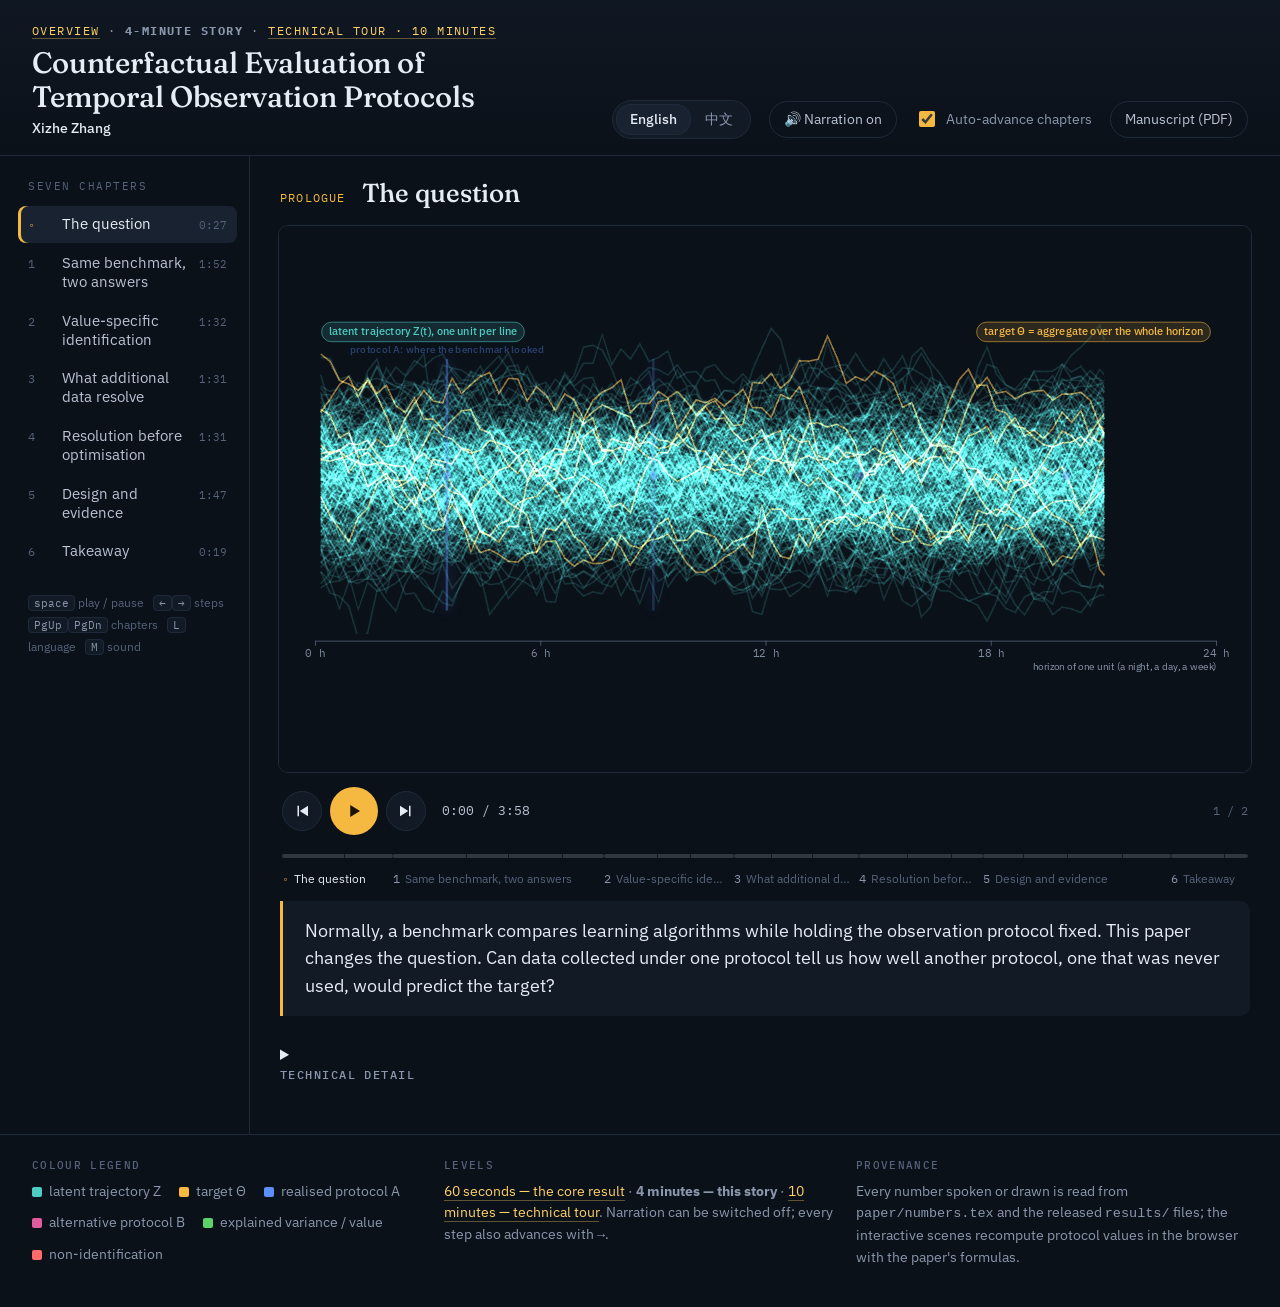
<file: explainer/index.html>
<!doctype html>
<html lang="en">
<head>
<meta charset="utf-8">
<meta name="viewport" content="width=device-width, initial-scale=1">
<title>Four-Minute Story · Counterfactual Protocol Evaluation</title>
<meta name="description" content="A four-minute guided story of “Counterfactual Evaluation of Temporal Observation Protocols”: why data from one observation protocol may not determine the value of another, and how calibration restores comparison and design. Narration optional; readable by scrolling.">
<link rel="icon" href="data:image/svg+xml,%3Csvg xmlns=%27http://www.w3.org/2000/svg%27 viewBox=%270 0 32 32%27%3E%3Crect width=%2732%27 height=%2732%27 rx=%277%27 fill=%27%230B1119%27/%3E%3Cpath d=%27M5 9 L13 21 L21 13 L27 23%27 fill=%27none%27 stroke=%27%234ECDC4%27 stroke-width=%273%27 stroke-linecap=%27round%27/%3E%3Cpath d=%27M5 9 L13 14 L21 24 L27 11%27 fill=%27none%27 stroke=%27%23F08A4B%27 stroke-width=%273%27 stroke-linecap=%27round%27/%3E%3C/svg%3E">
<link rel="preconnect" href="https://fonts.googleapis.com">
<link rel="preconnect" href="https://fonts.gstatic.com" crossorigin>
<link rel="stylesheet" href="https://fonts.googleapis.com/css2?family=Fraunces:opsz,wght,SOFT@9..144,400..700,0..100&family=IBM+Plex+Sans:ital,wght@0,400;0,500;0,600;1,400;1,500&family=IBM+Plex+Mono:wght@400;500&display=swap">
<link rel="stylesheet" href="../css/site.css">
</head>
<body>
<header class="top">
  <div class="brand">
    <div class="eyebrow"><a href="../">Overview</a> · <b>4-minute story</b> · <a href="../technical/">Technical tour · 10 minutes</a></div>
    <h1>Counterfactual Evaluation of Temporal Observation Protocols</h1>
    <p class="author"><b><span class="lang-en">Xizhe Zhang</span><span class="lang-zh">张锡哲</span></b></p>
  </div>
  <div class="controls">
    <div class="seg" id="lang" role="group" aria-label="Language">
      <button type="button" data-lang="en" class="active">English</button>
      <button type="button" data-lang="zh">中文</button>
    </div>
    <button type="button" class="paper-link" id="sound" aria-pressed="true" title="Narration on/off (M)">🔊 Narration on</button>
    <label class="toggle"><input type="checkbox" id="autoplay" checked> <span>Auto-advance chapters</span></label>
    <a class="paper-link" href="../paper/main.pdf" target="_blank" rel="noopener">Manuscript (PDF)</a>
  </div>
</header>

<main class="theatre">
  <nav class="chapters" aria-label="Chapters">
    <div class="nav-title">Seven chapters</div>
    <ol id="nav"></ol>
    <div class="keys"><kbd>space</kbd> play / pause &nbsp; <kbd>←</kbd><kbd>→</kbd> steps<br><kbd>PgUp</kbd><kbd>PgDn</kbd> chapters &nbsp; <kbd>L</kbd> language &nbsp; <kbd>M</kbd> sound</div>
  </nav>

  <section class="stage-col">
    <div class="chapter-head"><span class="kicker" id="kicker"></span><h2 id="chapter-title"></h2></div>
    <div class="stage" id="stage" aria-label="Animation stage">
      <div class="gesture"><span>Press play to start</span></div>
    </div>
    <div class="transport">
      <div class="buttons">
        <button type="button" id="prev" aria-label="Previous"><svg viewBox="0 0 24 24"><path d="M6 5h2v14H6zM20 5v14L9 12z"/></svg></button>
        <button type="button" id="play" class="play" aria-label="Play">
          <svg class="ico-play" viewBox="0 0 24 24"><path d="M7 4v16l13-8z"/></svg>
          <svg class="ico-pause" viewBox="0 0 24 24"><path d="M6 4h4v16H6zM14 4h4v16h-4z"/></svg>
        </button>
        <button type="button" id="next" aria-label="Next"><svg viewBox="0 0 24 24"><path d="M16 5h2v14h-2zM4 5v14l11-7z"/></svg></button>
      </div>
      <div class="time" id="time">0:00 / 0:00</div>
      <div class="counter" id="counter"></div>
      <div class="tl" id="timeline" aria-label="Timeline">
        <div class="tl-track"><div class="tl-knob"></div><div class="tl-tip"></div></div>
        <div class="tl-labels"></div>
      </div>
    </div>
    <div class="transcript" id="transcript" aria-live="polite"></div>
    <section class="read">
      <details>
        <summary><h3 id="read-title">Technical detail</h3></summary>
        <div class="body" id="read"></div>
      </details>
    </section>
  </section>
</main>

<footer class="site-foot">
  <div>
    <h4>Colour legend</h4>
    <div class="legend">
      <span style="--c: var(--latent)">latent trajectory Z</span>
      <span style="--c: var(--target)">target Θ</span>
      <span style="--c: var(--prot-a)">realised protocol A</span>
      <span style="--c: var(--prot-b)">alternative protocol B</span>
      <span style="--c: var(--expl)">explained variance / value</span>
      <span style="--c: var(--alert)">non-identification</span>
    </div>
  </div>
  <div>
    <h4>Levels</h4>
    <a href="../#two-worlds">60 seconds — the core result</a> · <b>4 minutes — this story</b> · <a href="../technical/">10 minutes — technical tour</a>. Narration can be switched off; every step also advances with <kbd>→</kbd>.
  </div>
  <div>
    <h4>Provenance</h4>
    Every number spoken or drawn is read from <code>paper/numbers.tex</code> and the released <code>results/</code> files; the interactive scenes recompute protocol values in the browser with the paper's formulas.
  </div>
</footer>

<script src="../js/data.js"></script>
<script>window.CPV_AUDIO_BASE = "../audio/explainer/";</script>
<script src="../js/narration-explainer.js"></script>
<script src="../js/math.js"></script>
<script src="../js/gl.js"></script>
<script src="../js/sheet.js"></script>
<script src="../js/engine.js"></script>
<script src="../js/mathtext.js"></script>
<script src="../js/scenes/common.js"></script>
<script src="../js/scenes/ch0_hero.js"></script>
<script src="../js/scenes/ch1_question.js"></script>
<script src="../js/scenes/ch2_value.js"></script>
<script src="../js/scenes/ch3_twoworlds.js"></script>
<script src="../js/scenes/ch4_invisible.js"></script>
<script src="../js/scenes/ch5_restore.js"></script>
<script src="../js/scenes/ch6_resolution.js"></script>
<script src="../js/scenes/ch7_design.js"></script>
<script src="../js/scenes/ch8_real.js"></script>
<script src="../js/scenes/ch9_synthesis.js"></script>
<script src="../js/scenes_explainer.js"></script>
<script>
  (function () {
    const els = {
      stage: document.getElementById("stage"), nav: document.getElementById("nav"), play: document.getElementById("play"),
      prev: document.getElementById("prev"), next: document.getElementById("next"), lang: document.getElementById("lang"),
      autoplay: document.getElementById("autoplay"), kicker: document.getElementById("kicker"), title: document.getElementById("chapter-title"),
      timeline: document.getElementById("timeline"), time: document.getElementById("time"), counter: document.getElementById("counter"), transcript: document.getElementById("transcript"),
      read: document.getElementById("read"), readTitle: document.getElementById("read-title"), sound: document.getElementById("sound"),
    };
    const stage = new CPV.Stage(els.stage);
    const q = new URLSearchParams(location.search);
    const lang = q.get("lang") || ((navigator.language || "").toLowerCase().startsWith("zh") ? "zh" : "en");
    els.lang.querySelectorAll("button").forEach(b => b.classList.toggle("active", b.dataset.lang === lang));
    document.documentElement.lang = lang === "zh" ? "zh-CN" : "en";
    window.player = new CPV.Player({ stage, narration: window.CPV_NARRATION, els, lang, readTitle: { en: "Technical detail", zh: "技术细节" } });
    if (q.get("sound") === "off") player.setSound(false);
  })();
</script>
<script src="../js/config.js"></script>
<script src="../js/analytics.js"></script>
</body>
</html>
</file>
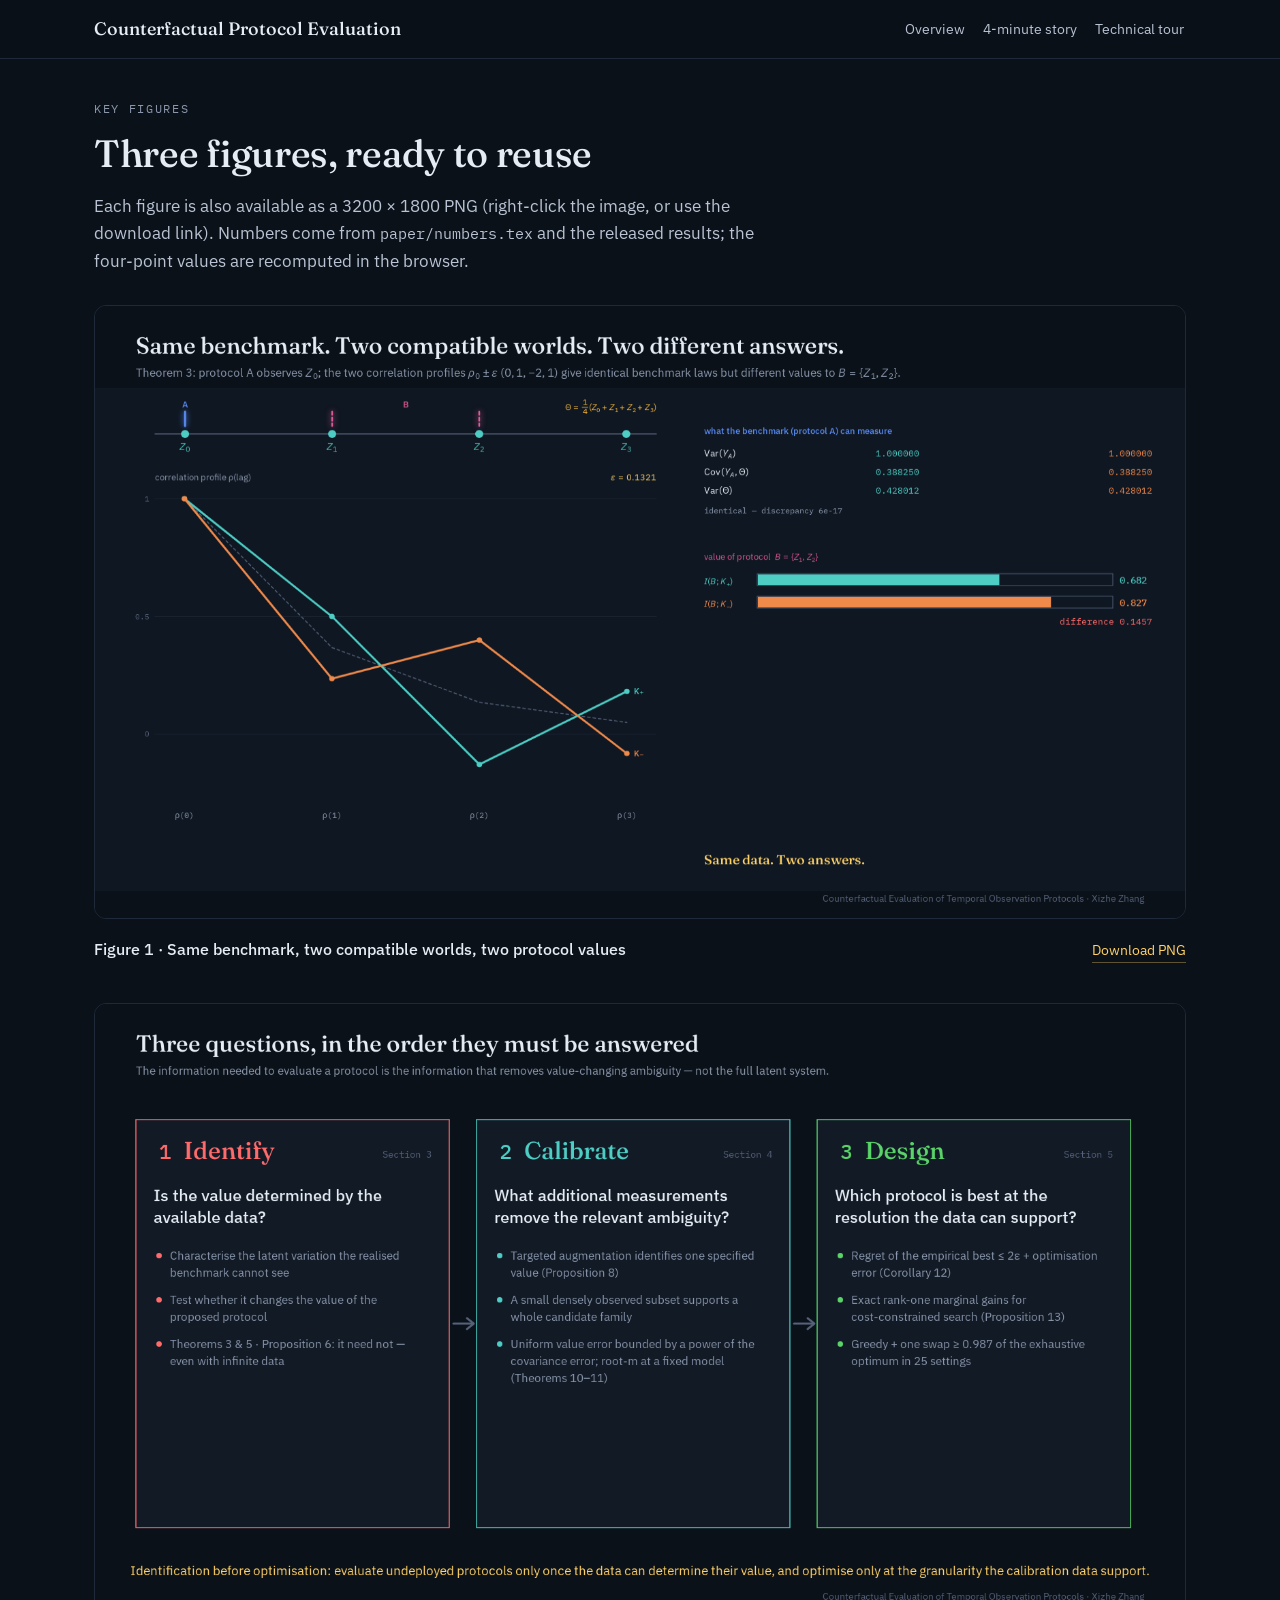
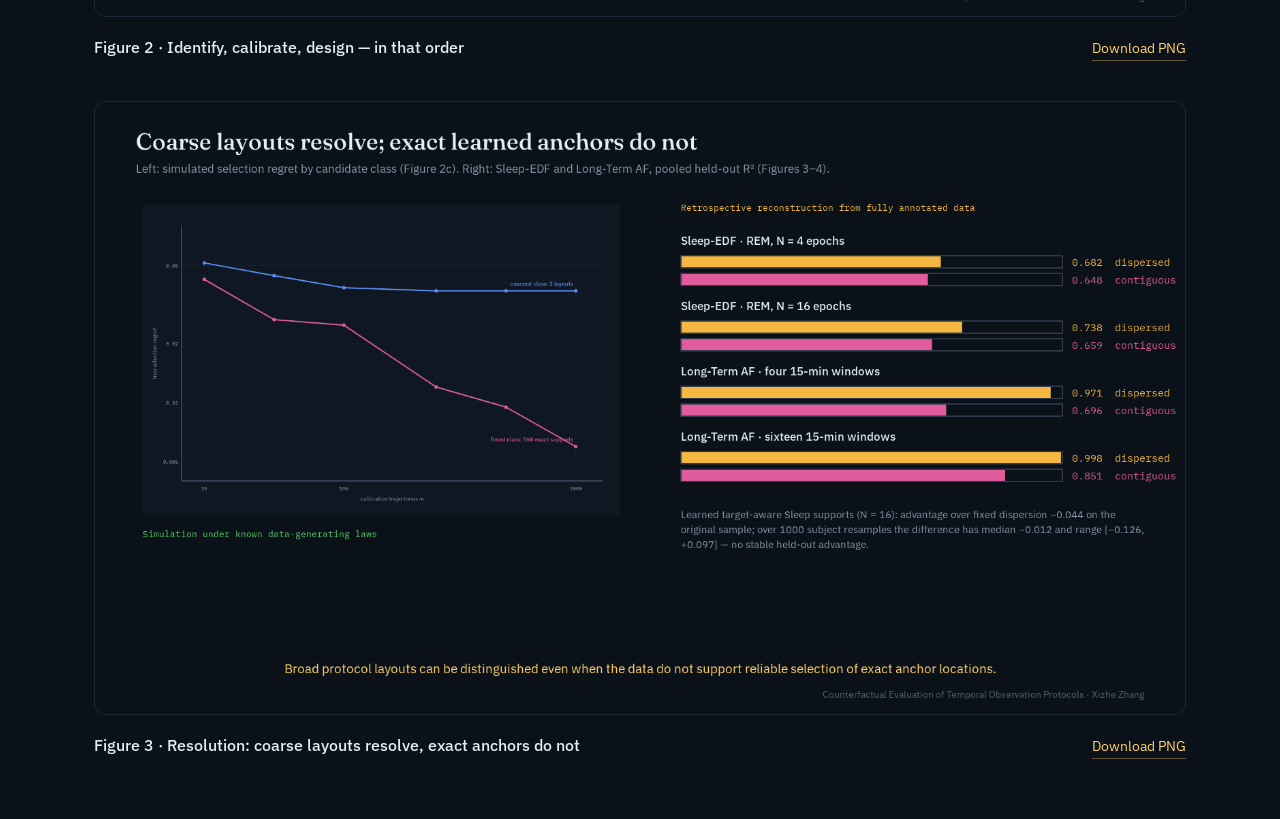
<file: figures/index.html>
<!doctype html>
<html lang="en" data-lang="en">
<head>
<meta charset="utf-8">
<meta name="viewport" content="width=device-width, initial-scale=1">
<title>Key figures · Counterfactual Protocol Evaluation</title>
<meta name="description" content="Downloadable key figures of the paper's explainer: the four-point counterexample, the identify–calibrate–design sequence, and the resolution result in real data.">
<link rel="icon" href="data:image/svg+xml,%3Csvg xmlns=%27http://www.w3.org/2000/svg%27 viewBox=%270 0 32 32%27%3E%3Crect width=%2732%27 height=%2732%27 rx=%277%27 fill=%27%230B1119%27/%3E%3Cpath d=%27M5 9 L13 21 L21 13 L27 23%27 fill=%27none%27 stroke=%27%234ECDC4%27 stroke-width=%273%27 stroke-linecap=%27round%27/%3E%3Cpath d=%27M5 9 L13 14 L21 24 L27 11%27 fill=%27none%27 stroke=%27%23F08A4B%27 stroke-width=%273%27 stroke-linecap=%27round%27/%3E%3C/svg%3E">
<link rel="stylesheet" href="https://fonts.googleapis.com/css2?family=Fraunces:opsz,wght,SOFT@9..144,400..700,0..100&family=IBM+Plex+Sans:ital,wght@0,400;0,500;0,600;1,400;1,500&family=IBM+Plex+Mono:wght@400;500&display=swap">
<link rel="stylesheet" href="../css/landing.css">
<style>
  .figs { display: grid; gap: 40px; margin: 30px 0 60px; }
  .figs figure { margin: 0; }
  .figs canvas { width: 100%; height: auto; border: 1px solid var(--line); border-radius: 12px; background: #0B1119; }
  .figs figcaption { display: flex; justify-content: space-between; gap: 16px; flex-wrap: wrap; align-items: baseline; margin-top: 10px; font-size: 14px; color: var(--muted); }
  .figs figcaption b { color: var(--ink); font-weight: 500; font-size: 16px; }
  body.render { background: #0B1119; }
  body.render .site-header, body.render .intro, body.render figcaption, body.render .figs figure:not(.active) { display: none; }
  body.render .wrap { max-width: none; padding: 0; }
  body.render .figs { margin: 0; display: block; }
  body.render .figs canvas { width: 1600px; height: 900px; border: 0; border-radius: 0; }
</style>
</head>
<body>
<header class="site-header"><div class="bar"><a class="brand" href="../">Counterfactual Protocol Evaluation</a><nav><a href="../">Overview</a><a href="../explainer/">4-minute story</a><a href="../technical/">Technical tour</a></nav></div></header>
<main class="wrap">
  <div class="intro" style="padding-top: 40px">
    <p class="eyebrow">Key figures</p>
    <h2>Three figures, ready to reuse</h2>
    <p>Each figure is also available as a 3200 × 1800 PNG (right-click the image, or use the download link). Numbers come from <code>paper/numbers.tex</code> and the released results; the four-point values are recomputed in the browser.</p>
  </div>
  <div class="figs">
    <figure id="fig1"><canvas id="fig-two-worlds" width="1600" height="900"></canvas><figcaption><b>Figure 1 · Same benchmark, two compatible worlds, two protocol values</b><a href="fig-two-worlds.png" download data-track="figure_download">Download PNG</a></figcaption></figure>
    <figure id="fig2"><canvas id="fig-three-steps" width="1600" height="900"></canvas><figcaption><b>Figure 2 · Identify, calibrate, design — in that order</b><a href="fig-identify-calibrate-design.png" download data-track="figure_download">Download PNG</a></figcaption></figure>
    <figure id="fig3"><canvas id="fig-resolution" width="1600" height="900"></canvas><figcaption><b>Figure 3 · Resolution: coarse layouts resolve, exact anchors do not</b><a href="fig-resolution-evidence.png" download data-track="figure_download">Download PNG</a></figcaption></figure>
  </div>
</main>
<script src="../js/config.js"></script>
<script src="../js/analytics.js"></script>
<script src="../js/data.js"></script>
<script src="../js/math.js"></script>
<script src="../js/mathtext.js"></script>
<script src="../js/landing.js"></script>
<script>
(function () {
  const L = window.CPV_LANDING, C = L.C, M = window.CPV.M, DATA = window.CPV_DATA;
  const q = new URLSearchParams(location.search), render = q.get("render");
  if (render) { document.body.classList.add("render"); const f = document.getElementById("fig" + render); if (f) f.classList.add("active"); }

  function title(ctx, W, H, main, sub) {
    L.text(ctx, main, 60, 70, { size: 34, font: "display", weight: 500, color: C.ink });
    if (sub && sub.includes("\\text")) CPV.mathText.draw(ctx, sub, 60, 104, { size: 17, color: C.muted });
    else if (sub) L.text(ctx, sub, 60, 104, { size: 17, color: C.muted });
    L.text(ctx, "Counterfactual Evaluation of Temporal Observation Protocols · Xizhe Zhang", W - 60, H - 24, { size: 14, color: C.dim, align: "right" });
  }
  function wrap(ctx, str, x, y, maxW, o) {
    const size = o.size || 16, lh = o.lineHeight || size * 1.45; let line = "", yy = y; ctx.font = `${o.weight || 400} ${size}px ${L.FONT[o.font || "sans"]}`;
    str.split(" ").forEach(wd => { const test = (line + " " + wd).trim(); if (ctx.measureText(test).width > maxW && line) { L.text(ctx, line, x, yy, o); line = wd; yy += lh; } else line = test; });
    L.text(ctx, line, x, yy, o); return yy + lh;
  }
  // ---- Figure 1: two worlds (the landing drawing, placed under a title band)
  const off1 = document.createElement("canvas"); off1.width = 1600; off1.height = 760; off1.style.width = "1600px";
  function fig1(eps) {
    const cv = document.getElementById("fig-two-worlds"), { ctx, W, H } = L.setupCanvas(cv);
    ctx.fillStyle = "#0B1119"; ctx.fillRect(0, 0, W, H);
    L.drawTwoWorlds(off1, eps === undefined ? L.EPS0 : eps, { compact: false });
    ctx.drawImage(off1, 0, 0, off1.width, off1.height, 0, 120, 1600, 740);
    title(ctx, W, H, "Same benchmark. Two compatible worlds. Two different answers.", "\\text{Theorem 3: protocol A observes }Z_0\\text{; the two correlation profiles }ρ_0 ± ε\\,(0, 1, −2, 1)\\text{ give identical benchmark laws but different values to }B = \\{Z_1, Z_2\\}\\text{.}");
  }
  // ---- Figure 2: identify → calibrate → design
  function fig2() {
    const cv = document.getElementById("fig-three-steps"), { ctx, W, H } = L.setupCanvas(cv);
    ctx.fillStyle = "#0B1119"; ctx.fillRect(0, 0, W, H);
    title(ctx, W, H, "Three questions, in the order they must be answered", "The information needed to evaluate a protocol is the information that removes value-changing ambiguity — not the full latent system.");
    const cols = [
      ["Identify", "Is the value determined by the available data?", ["Characterise the latent variation the realised benchmark cannot see", "Test whether it changes the value of the proposed protocol", "Theorems 3 & 5 · Proposition 6: it need not — even with infinite data"], C.alert, "Section 3"],
      ["Calibrate", "What additional measurements remove the relevant ambiguity?", ["Targeted augmentation identifies one specified value (Proposition 8)", "A small densely observed subset supports a whole candidate family", "Uniform value error bounded by a power of the covariance error; root-m at a fixed model (Theorems 10–11)"], C.latent, "Section 4"],
      ["Design", "Which protocol is best at the resolution the data can support?", ["Regret of the empirical best ≤ 2ε + optimisation error (Corollary 12)", "Exact rank-one marginal gains for cost-constrained search (Proposition 13)", "Greedy + one swap ≥ 0.987 of the exhaustive optimum in 25 settings"], C.expl, "Section 5"],
    ];
    cols.forEach((c, i) => {
      const x = 60 + i * 500, y = 170, w = 460, h = 600;
      L.rect(ctx, x, y, w, h, { fill: "#121A26", stroke: c[3], width: 1.5 });
      L.text(ctx, String(i + 1), x + 34, y + 58, { size: 30, color: c[3], font: "mono", weight: 500 });
      L.text(ctx, c[0], x + 70, y + 58, { size: 36, color: c[3], font: "display", weight: 500 });
      L.text(ctx, c[4], x + w - 26, y + 56, { size: 14, color: C.dim, align: "right", font: "mono" });
      // wrap the question
      const words = c[1].split(" "); let lineStr = "", yy = y + 120; ctx.font = "500 24px " + L.FONT.sans;
      words.forEach(wd => { const test = (lineStr + " " + wd).trim(); if (ctx.measureText(test).width > w - 52) { L.text(ctx, lineStr, x + 26, yy, { size: 24, weight: 500, color: C.ink }); lineStr = wd; yy += 32; } else lineStr = test; });
      L.text(ctx, lineStr, x + 26, yy, { size: 24, weight: 500, color: C.ink }); yy += 54;
      c[2].forEach(b => { L.dot(ctx, x + 34, yy - 6, 4, c[3]); const ws = b.split(" "); let ls = ""; ctx.font = "400 17px " + L.FONT.sans; ws.forEach(wd => { const test = (ls + " " + wd).trim(); if (ctx.measureText(test).width > w - 80) { L.text(ctx, ls, x + 50, yy, { size: 17, color: C.muted }); ls = wd; yy += 25; } else ls = test; }); L.text(ctx, ls, x + 50, yy, { size: 17, color: C.muted }); yy += 40; });
      if (i < 2) { L.line(ctx, x + w + 6, y + h / 2, x + w + 34, y + h / 2, { color: C.dim, width: 3 }); L.poly(ctx, [[x + w + 26, y + h / 2 - 8], [x + w + 36, y + h / 2], [x + w + 26, y + h / 2 + 8]], { color: C.dim, width: 3 }); }
    });
    L.text(ctx, "Identification before optimisation: evaluate undeployed protocols only once the data can determine their value, and optimise only at the granularity the calibration data support.", W / 2, 840, { size: 19, color: C.gold, align: "center" });
  }
  // ---- Figure 3: resolution — simulation curve and the real-data contrasts
  function fig3() {
    const cv = document.getElementById("fig-resolution"), { ctx, W, H } = L.setupCanvas(cv);
    ctx.fillStyle = "#0B1119"; ctx.fillRect(0, 0, W, H);
    title(ctx, W, H, "Coarse layouts resolve; exact learned anchors do not", "Left: simulated selection regret by candidate class (Figure 2c). Right: Sleep-EDF and Long-Term AF, pooled held-out R² (Figures 3–4).");
    // left chart drawn by the landing function onto an offscreen canvas, then placed
    const off = document.createElement("canvas"); off.width = 1100; off.height = 720; off.style.width = "700px";
    L.drawResolution(off); ctx.drawImage(off, 70, 150, 700, 458);
    L.text(ctx, "Simulation under known data-generating laws", 70, 640, { size: 13, color: C.expl, font: "mono" });
    // right: evidence
    const x = 860, rows = [
      ["Sleep-EDF · REM, N = 4 epochs", "0.682", "dispersed", "0.648", "contiguous", C.target],
      ["Sleep-EDF · REM, N = 16 epochs", "0.738", "dispersed", "0.659", "contiguous", C.target],
      ["Long-Term AF · four 15-min windows", "0.971", "dispersed", "0.696", "contiguous", C.target],
      ["Long-Term AF · sixteen 15-min windows", "0.998", "dispersed", "0.851", "contiguous", C.target],
    ];
    L.text(ctx, "Retrospective reconstruction from fully annotated data", x, 160, { size: 13, color: C.target, font: "mono" });
    rows.forEach((r, i) => {
      const y = 210 + i * 96;
      L.text(ctx, r[0], x, y, { size: 17, color: C.ink, weight: 500 });
      const bw = 560, by = y + 16;
      L.rect(ctx, x, by, bw, 18, { stroke: C.dim, width: 1 }); L.rect(ctx, x + 1, by + 1, (bw - 2) * parseFloat(r[1]), 16, { fill: r[5] });
      L.text(ctx, r[1] + "  " + r[2], x + bw + 14, by + 15, { size: 15, color: r[5], font: "mono" });
      L.rect(ctx, x, by + 26, bw, 18, { stroke: C.dim, width: 1 }); L.rect(ctx, x + 1, by + 27, (bw - 2) * parseFloat(r[3]), 16, { fill: C.B });
      L.text(ctx, r[3] + "  " + r[4], x + bw + 14, by + 41, { size: 15, color: C.B, font: "mono" });
    });
    wrap(ctx, "Learned target-aware Sleep supports (N = 16): advantage over fixed dispersion −0.044 on the original sample; over 1000 subject resamples the difference has median −0.012 and range [−0.126, +0.097] — no stable held-out advantage.", x, 612, W - 60 - x, { size: 15, color: C.muted });
    L.text(ctx, "Broad protocol layouts can be distinguished even when the data do not support reliable selection of exact anchor locations.", W / 2, 840, { size: 19, color: C.gold, align: "center" });
  }
  function all() { fig1(); fig2(); fig3(); }
  if (document.fonts && document.fonts.ready) document.fonts.ready.then(all);
  all();
  window.addEventListener("resize", all);
  /* frame driver for the silent recording: t in seconds → epsilon path on figure 1 */
  window.CPV_FRAME = function (t) {
    const E = L.EPS0, ease = u => u < 0.5 ? 2 * u * u : 1 - Math.pow(-2 * u + 2, 2) / 2;
    let eps;
    if (t < 2.5) eps = 0;                                          // identical worlds
    else if (t < 6.5) eps = E * ease((t - 2.5) / 4);               // diverge to the paper's epsilon
    else if (t < 11) eps = E;                                      // hold
    else if (t < 19) eps = E * (0.5 + 0.5 * Math.cos((t - 11) / 8 * 2 * Math.PI)); // sweep back and forth once
    else if (t < 23) eps = E * ease((t - 19) / 4) * 0 + E * ease(Math.min(1, (t - 19) / 4)); // settle
    else eps = E;
    fig1(eps);
    return eps;
  };
  window.CPV_READY = true;
})();
</script>
</body>
</html>
</file>
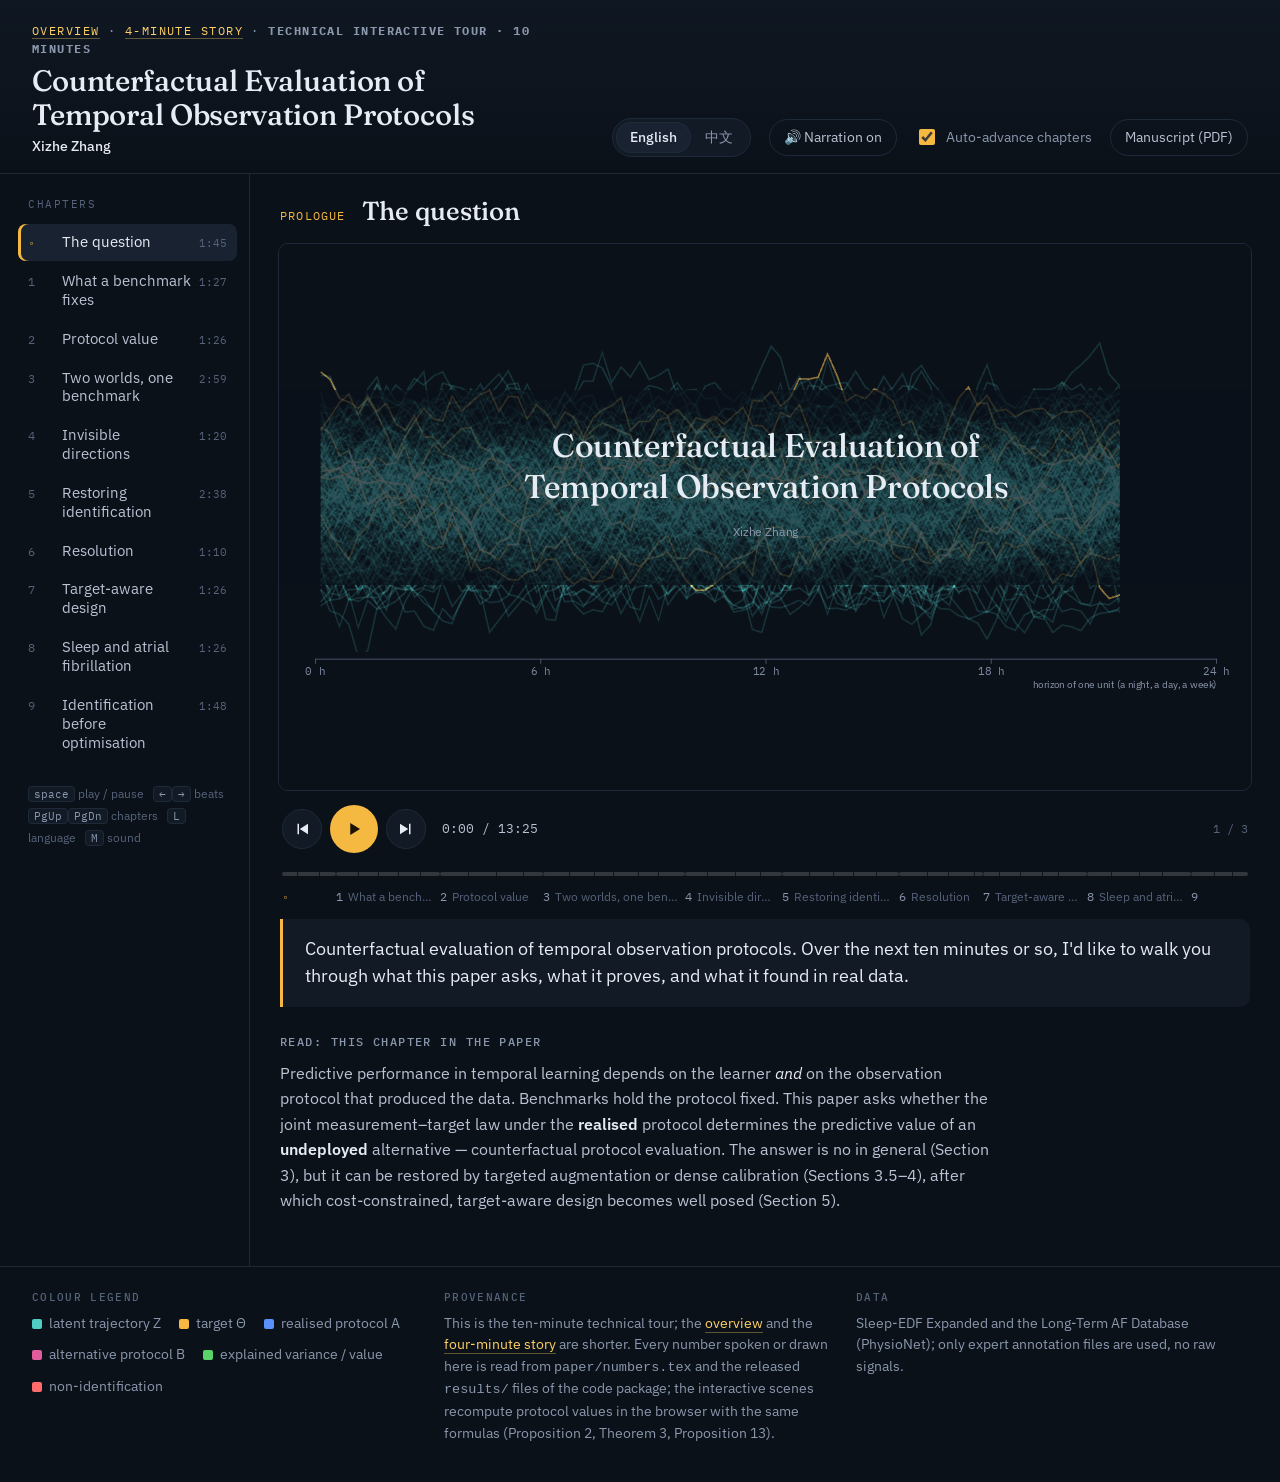
<file: technical/index.html>
<!doctype html>
<html lang="en">
<head>
<meta charset="utf-8">
<meta name="viewport" content="width=device-width, initial-scale=1">
<title>Technical Tour · Counterfactual Protocol Evaluation</title>
<meta name="description" content="An animated, narrated explainer of the paper “Counterfactual Evaluation of Temporal Observation Protocols” (Xizhe Zhang): when benchmark data can and cannot determine the predictive value of an observation protocol that was never deployed.">
<link rel="icon" href="data:image/svg+xml,%3Csvg xmlns=%27http://www.w3.org/2000/svg%27 viewBox=%270 0 32 32%27%3E%3Crect width=%2732%27 height=%2732%27 rx=%277%27 fill=%27%230B1119%27/%3E%3Cpath d=%27M5 9 L13 21 L21 13 L27 23%27 fill=%27none%27 stroke=%27%234ECDC4%27 stroke-width=%273%27 stroke-linecap=%27round%27/%3E%3Cpath d=%27M5 9 L13 14 L21 24 L27 11%27 fill=%27none%27 stroke=%27%23F08A4B%27 stroke-width=%273%27 stroke-linecap=%27round%27/%3E%3C/svg%3E">
<link rel="preconnect" href="https://fonts.googleapis.com">
<link rel="preconnect" href="https://fonts.gstatic.com" crossorigin>
<link rel="stylesheet" href="https://fonts.googleapis.com/css2?family=Fraunces:opsz,wght,SOFT@9..144,400..700,0..100&family=IBM+Plex+Sans:ital,wght@0,400;0,500;0,600;1,400;1,500&family=IBM+Plex+Mono:wght@400;500&display=swap">
<link rel="stylesheet" href="../css/site.css">
</head>
<body>
<header class="top">
  <div class="brand">
    <div class="eyebrow"><a href="../">Overview</a> · <a href="../explainer/">4-minute story</a> · <b>Technical interactive tour · 10 minutes</b></div>
    <h1>Counterfactual Evaluation of Temporal Observation Protocols</h1>
    <p class="author"><b><span class="lang-en">Xizhe Zhang</span><span class="lang-zh">张锡哲</span></b></p>
  </div>
  <div class="controls">
    <div class="seg" id="lang" role="group" aria-label="Narration language">
      <button type="button" data-lang="en" class="active">English</button>
      <button type="button" data-lang="zh">中文</button>
    </div>
    <button type="button" class="paper-link" id="sound" aria-pressed="true" title="Narration on/off (M)">🔊 Narration on</button>
    <label class="toggle"><input type="checkbox" id="autoplay" checked> <span>Auto-advance chapters</span></label>
    <a class="paper-link" href="../paper/main.pdf" target="_blank" rel="noopener">Manuscript (PDF)</a>
  </div>
</header>

<main class="theatre">
  <nav class="chapters" aria-label="Chapters">
    <div class="nav-title">Chapters</div>
    <ol id="nav"></ol>
    <div class="keys"><kbd>space</kbd> play / pause &nbsp; <kbd>←</kbd><kbd>→</kbd> beats<br><kbd>PgUp</kbd><kbd>PgDn</kbd> chapters &nbsp; <kbd>L</kbd> language &nbsp; <kbd>M</kbd> sound</div>
  </nav>

  <section class="stage-col">
    <div class="chapter-head"><span class="kicker" id="kicker"></span><h2 id="chapter-title"></h2></div>
    <div class="stage" id="stage" aria-label="Animation stage">
      <div class="gesture"><span>Press play to start</span></div>
    </div>
    <div class="transport">
      <div class="buttons">
        <button type="button" id="prev" aria-label="Previous"><svg viewBox="0 0 24 24"><path d="M6 5h2v14H6zM20 5v14L9 12z"/></svg></button>
        <button type="button" id="play" class="play" aria-label="Play">
          <svg class="ico-play" viewBox="0 0 24 24"><path d="M7 4v16l13-8z"/></svg>
          <svg class="ico-pause" viewBox="0 0 24 24"><path d="M6 4h4v16H6zM14 4h4v16h-4z"/></svg>
        </button>
        <button type="button" id="next" aria-label="Next"><svg viewBox="0 0 24 24"><path d="M16 5h2v14h-2zM4 5v14l11-7z"/></svg></button>
      </div>
      <div class="time" id="time">0:00 / 0:00</div>
      <div class="counter" id="counter"></div>
      <div class="tl" id="timeline" aria-label="Timeline">
        <div class="tl-track"><div class="tl-knob"></div><div class="tl-tip"></div></div>
        <div class="tl-labels"></div>
      </div>
    </div>
    <div class="transcript" id="transcript" aria-live="polite"></div>
    <section class="read">
      <h3 id="read-title">Read: this chapter in the paper</h3>
      <div class="body" id="read"></div>
    </section>
  </section>
</main>

<footer class="site-foot">
  <div>
    <h4>Colour legend</h4>
    <div class="legend">
      <span style="--c: var(--latent)">latent trajectory Z</span>
      <span style="--c: var(--target)">target Θ</span>
      <span style="--c: var(--prot-a)">realised protocol A</span>
      <span style="--c: var(--prot-b)">alternative protocol B</span>
      <span style="--c: var(--expl)">explained variance / value</span>
      <span style="--c: var(--alert)">non-identification</span>
    </div>
  </div>
  <div>
    <h4>Provenance</h4>
    This is the ten-minute technical tour; the <a href="../">overview</a> and the <a href="../explainer/">four-minute story</a> are shorter. Every number spoken or drawn here is read from <code>paper/numbers.tex</code> and the released <code>results/</code> files of the code package; the interactive scenes recompute protocol values in the browser with the same formulas (Proposition 2, Theorem 3, Proposition 13).
  </div>
  <div>
    <h4>Data</h4>
    Sleep-EDF Expanded and the Long-Term AF Database (PhysioNet); only expert annotation files are used, no raw signals.
  </div>
</footer>

<script src="../js/data.js"></script>
<script>window.CPV_AUDIO_BASE = "../audio/technical/";</script>
<script src="../js/narration-technical.js"></script>
<script src="../js/math.js"></script>
<script src="../js/gl.js"></script>
<script src="../js/sheet.js"></script>
<script src="../js/engine.js"></script>
<script src="../js/mathtext.js"></script>
<script src="../js/scenes/common.js"></script>
<script src="../js/scenes/ch0_hero.js"></script>
<script src="../js/scenes/ch1_question.js"></script>
<script src="../js/scenes/ch2_value.js"></script>
<script src="../js/scenes/ch3_twoworlds.js"></script>
<script src="../js/scenes/ch4_invisible.js"></script>
<script src="../js/scenes/ch5_restore.js"></script>
<script src="../js/scenes/ch6_resolution.js"></script>
<script src="../js/scenes/ch7_design.js"></script>
<script src="../js/scenes/ch8_real.js"></script>
<script src="../js/scenes/ch9_synthesis.js"></script>
<script>
  (function () {
    const els = {
      stage: document.getElementById("stage"), nav: document.getElementById("nav"), play: document.getElementById("play"),
      prev: document.getElementById("prev"), next: document.getElementById("next"), lang: document.getElementById("lang"),
      autoplay: document.getElementById("autoplay"), kicker: document.getElementById("kicker"), title: document.getElementById("chapter-title"),
      timeline: document.getElementById("timeline"), time: document.getElementById("time"), counter: document.getElementById("counter"), transcript: document.getElementById("transcript"),
      read: document.getElementById("read"), readTitle: document.getElementById("read-title"), sound: document.getElementById("sound"),
    };
    const stage = new CPV.Stage(els.stage);
    const q = new URLSearchParams(location.search);
    const lang = q.get("lang") || ((navigator.language || "").toLowerCase().startsWith("zh") ? "zh" : "en");
    els.lang.querySelectorAll("button").forEach(b => b.classList.toggle("active", b.dataset.lang === lang));
    document.documentElement.lang = lang === "zh" ? "zh-CN" : "en";
    window.player = new CPV.Player({ stage, narration: window.CPV_NARRATION, els, lang });
  })();
</script>
<script src="../js/config.js"></script>
<script src="../js/analytics.js"></script>
</body>
</html>
</file>
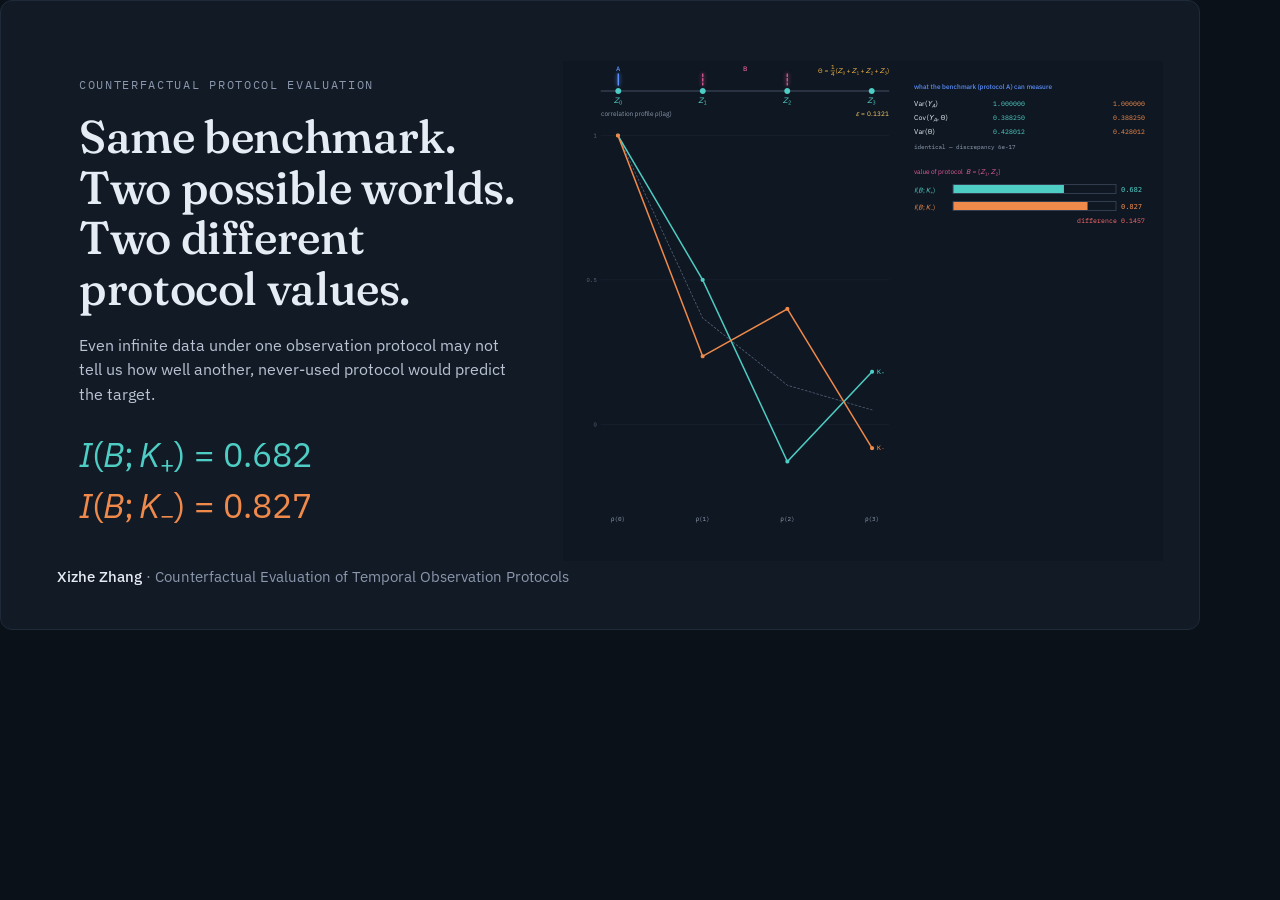
<file: assets/social.html>
<!doctype html>
<html lang="en" data-lang="en">
<head>
<meta charset="utf-8">
<title>Social card</title>
<link rel="stylesheet" href="https://fonts.googleapis.com/css2?family=Fraunces:opsz,wght,SOFT@9..144,400..700,0..100&family=IBM+Plex+Sans:ital,wght@0,400;0,500;0,600;1,400;1,500&family=IBM+Plex+Mono:wght@400;500&display=swap">
<link rel="stylesheet" href="../css/landing.css">
<style>
  html, body { margin: 0; width: 1200px; height: 630px; overflow: hidden; background: #0B1119; }
  .card { position: relative; width: 1200px; height: 630px; display: grid; grid-template-columns: 520px 1fr; gap: 0; }
  .left { padding: 54px 0 0 56px; }
  .eyebrow { margin-bottom: 18px; }
  h1 { font-size: 46px; line-height: 1.1; margin: 0 0 18px; }
  p { font-size: 18px; color: var(--ink-2); max-width: 30ch; }
  .vals { font-family: var(--font-sans); font-size: 34px; line-height: 1.5; margin-top: 22px; }
  .vals .vp { color: var(--latent); } .vals .vm { color: var(--world-m); }
  .foot { position: absolute; left: 56px; bottom: 40px; font-size: 15px; color: var(--muted); }
  .foot b { color: var(--ink); font-weight: 500; }
  canvas { position: absolute; right: 36px; top: 60px; width: 600px; height: 500px; }
</style>
</head>
<body>
<div class="card">
  <div class="left">
    <div class="eyebrow">Counterfactual protocol evaluation</div>
    <h1>Same benchmark.<br>Two possible worlds.<br>Two different protocol values.</h1>
    <p>Even infinite data under one observation protocol may not tell us how well another, never-used protocol would predict the target.</p>
    <div class="vals"><span class="vp"><span class="f">I(B;K_+) = 0.682</span></span><br><span class="vm"><span class="f">I(B;K_−) = 0.827</span></span></div>
  </div>
  <canvas id="social-fig" width="1200" height="1000"></canvas>
  <div class="foot"><b>Xizhe Zhang</b> · Counterfactual Evaluation of Temporal Observation Protocols</div>
</div>
<script src="../js/config.js"></script>
<script src="../js/data.js"></script>
<script src="../js/math.js"></script>
<script src="../js/mathtext.js"></script>
<script src="../js/landing.js"></script>
<script>
  // the two-worlds figure at the paper's epsilon, in compact mode, on the social card
  const L = window.CPV_LANDING, cv = document.getElementById("social-fig");
  cv.style.width = "600px"; cv.style.height = "500px";
  L.drawTwoWorlds(cv, L.EPS0, { compact: true });
  CPV.mathText.typesetAll(document);
  window.CPV_READY = true;
</script>
</body>
</html>
</file>
<file: css/landing.css>
/* Landing page — a scrollable document on the same dark ground as the theatre pages. */
:root {
  --bg: #0B1119; --bg-2: #0F1722; --panel: #121A26; --panel-2: #182231; --line: #1E2A3A; --line-2: #2A3848;
  --ink: #E6ECF4; --ink-2: #B9C3D3; --muted: #8A97AC; --dim: #55627A;
  --latent: #4ECDC4; --target: #F5B841; --prot-a: #5B8FF9; --prot-b: #E15C9C; --expl: #5AD469; --alert: #FF6B6B; --gold: #FFD166; --world-m: #F08A4B;
  --accent: #F5B841;
  --font-sans: 'IBM Plex Sans', 'PingFang SC', 'Hiragino Sans GB', 'Noto Sans CJK SC', 'Microsoft YaHei', system-ui, sans-serif;
  --font-mono: 'IBM Plex Mono', Menlo, Consolas, monospace;
  --font-display: 'Fraunces', 'Iowan Old Style', Georgia, serif;
  --measure: 66ch; --wrap: 1140px; --radius: 12px;
}
* { box-sizing: border-box; }
html { scroll-behavior: smooth; }
@media (prefers-reduced-motion: reduce) { html { scroll-behavior: auto; } }
body { margin: 0; background: var(--bg); color: var(--ink); font-family: var(--font-sans); font-size: 17px; line-height: 1.6; -webkit-font-smoothing: antialiased; }
a { color: var(--gold); text-decoration: none; border-bottom: 1px solid rgba(255, 209, 102, .35); }
a:hover { border-bottom-color: var(--gold); }
button { font: inherit; color: inherit; background: none; border: 0; cursor: pointer; }
button:focus-visible, a:focus-visible, input:focus-visible { outline: 2px solid var(--gold); outline-offset: 3px; }
code { font-family: var(--font-mono); font-size: .9em; }
::selection { background: rgba(245, 184, 65, .35); }
html[data-lang="en"] .zh { display: none !important; }
html[data-lang="zh"] .en { display: none !important; }
html[data-lang="zh"] body { font-size: 17.5px; }

/* ------------------------------------------------------------ header */
.site-header { position: sticky; top: 0; z-index: 20; background: rgba(11, 17, 25, .86); backdrop-filter: blur(10px); border-bottom: 1px solid var(--line); }
.site-header .bar { max-width: var(--wrap); margin: 0 auto; padding: 12px 24px; display: flex; align-items: center; gap: 18px; flex-wrap: wrap; }
.site-header .brand { font-family: var(--font-display); font-size: 18px; font-weight: 500; color: var(--ink); border: 0; margin-right: auto; white-space: nowrap; }
.site-header nav { display: flex; gap: 4px 14px; flex-wrap: wrap; align-items: center; }
.site-header nav a { font-size: 14px; color: var(--ink-2); border: 0; padding: 6px 2px; }
.site-header nav a:hover { color: var(--gold); }
.seg { display: inline-flex; border: 1px solid var(--line); border-radius: 999px; padding: 3px; background: var(--panel); }
.seg button { padding: 4px 12px; border-radius: 999px; color: var(--muted); font-size: 13.5px; font-weight: 500; }
.seg button.active { background: var(--panel-2); color: var(--ink); box-shadow: inset 0 0 0 1px var(--line); }

/* ------------------------------------------------------------ layout */
.wrap { max-width: var(--wrap); margin: 0 auto; padding: 0 24px; }
section.block { padding: 84px 0 24px; border-top: 1px solid var(--line); }
section.block:first-of-type { border-top: 0; }
.eyebrow { font-family: var(--font-mono); font-size: 12px; letter-spacing: .14em; text-transform: uppercase; color: var(--muted); margin: 0 0 14px; }
h1, h2, h3 { font-family: var(--font-display); font-weight: 500; letter-spacing: -.008em; line-height: 1.12; text-wrap: balance; margin: 0; }
h1 { font-size: clamp(32px, 4.4vw, 56px); font-variation-settings: "SOFT" 40; }
h2 { font-size: clamp(26px, 3vw, 38px); margin-bottom: 18px; }
h3 { font-size: 22px; font-variation-settings: "SOFT" 30; }
.h2row { display: flex; align-items: baseline; gap: 12px; }
.copy-link { font-family: var(--font-mono); font-size: 12px; color: var(--dim); border: 1px solid var(--line); border-radius: 6px; padding: 2px 8px; opacity: .7; }
.copy-link:hover { color: var(--gold); border-color: var(--gold); opacity: 1; }
p { margin: 0 0 16px; max-width: var(--measure); color: var(--ink-2); text-wrap: pretty; }
p.lead { font-size: 1.2em; color: var(--ink); line-height: 1.5; }
p.def { font-size: 1.02em; color: var(--ink-2); border-left: 3px solid var(--latent); padding-left: 14px; }
blockquote.bottom-line { margin: 26px 0 0; padding: 18px 22px; border: 1px solid rgba(255, 209, 102, .5); background: rgba(255, 209, 102, .06); border-radius: var(--radius); max-width: 760px; }
blockquote.bottom-line p { margin: 0; color: var(--gold); font-weight: 500; font-size: 1.08em; max-width: none; }
.callout { border-left: 3px solid var(--latent); padding: 8px 18px; margin: 18px 0; background: var(--panel); border-radius: 0 var(--radius) var(--radius) 0; max-width: 760px; }
.callout p { margin: 6px 0; max-width: none; }
.big { font-family: var(--font-display); font-size: clamp(22px, 2.4vw, 30px); color: var(--ink); line-height: 1.3; margin: 18px 0 8px; max-width: 820px; text-wrap: balance; }
.scope { display: inline-flex; align-items: center; gap: 8px; font-family: var(--font-mono); font-size: 12px; letter-spacing: .04em; color: var(--muted); border: 1px solid var(--line-2); border-radius: 999px; padding: 4px 12px; margin: 0 0 18px; }
.scope::before { content: ""; width: 8px; height: 8px; border-radius: 50%; background: var(--c, var(--muted)); }
.num { font-family: var(--font-mono); font-variant-numeric: tabular-nums; }

/* actions */
.actions { display: flex; flex-wrap: wrap; gap: 10px; margin: 26px 0 10px; }
.btn { display: inline-flex; align-items: center; gap: 8px; padding: 10px 16px; border-radius: 999px; border: 1px solid var(--line-2); background: var(--panel); color: var(--ink); font-size: 15px; font-weight: 500; line-height: 1.2; }
.btn:hover { border-color: var(--muted); }
.btn.primary { background: var(--accent); color: #1A1204; border-color: transparent; }
.btn.primary:hover { filter: brightness(1.06); }
.btn small { font-family: var(--font-mono); font-size: 11px; color: inherit; opacity: .75; letter-spacing: .04em; }
.btn.primary small { opacity: .8; }
.biblio { font-size: 14px; color: var(--muted); margin-top: 18px; }
.biblio i { color: var(--ink-2); }

/* ------------------------------------------------------------ hero */
.hero { padding: 56px 24px 40px; display: grid; grid-template-columns: minmax(0, 1.05fr) minmax(0, .95fr); gap: 40px; align-items: center; }
.hero-fig { position: relative; border: 1px solid var(--line); border-radius: var(--radius); background: var(--bg-2); overflow: hidden; }
.hero-fig canvas { display: block; width: 100%; max-width: 100%; height: auto; }
.hero-fig .fig-cap { padding: 12px 16px 14px; border-top: 1px solid var(--line); font-size: 13.5px; color: var(--muted); display: grid; grid-template-columns: auto 1fr; gap: 6px 14px; align-items: baseline; }
.hero-fig .fig-cap b { color: var(--ink); font-weight: 500; }
.hero-fig .fig-cap .v { font-family: var(--font-mono); font-size: 16px; white-space: nowrap; display: inline-block; }
#design-fig { touch-action: none; }
#design-fig.dragging { cursor: grabbing !important; }
.mini { font: inherit; font-size: 13px; padding: 5px 12px; border-radius: 999px; border: 1px solid var(--line); background: transparent; color: var(--ink-2); cursor: pointer; }
.mini:hover { color: var(--ink); border-color: var(--ink-2); }
.vp { color: var(--latent); } .vm { color: var(--world-m); }

/* ------------------------------------------------------------ two worlds interactive */
.tw { display: grid; grid-template-columns: minmax(0, 1.15fr) minmax(280px, .85fr); gap: 28px; margin: 26px 0 8px; }
.tw-fig { border: 1px solid var(--line); border-radius: var(--radius); background: var(--bg-2); overflow: hidden; }
.tw-fig canvas { display: block; width: 100%; max-width: 100%; height: auto; }
.tw-controls { padding: 12px 16px 16px; border-top: 1px solid var(--line); display: grid; gap: 8px; }
.tw-controls label { font-family: var(--font-mono); font-size: 13px; color: var(--gold); display: flex; justify-content: space-between; }
.tw-controls input[type=range] { width: 100%; accent-color: var(--gold); }
.tw-controls .hint { font-size: 12.5px; color: var(--dim); font-family: var(--font-mono); display: flex; justify-content: space-between; }
.tw-panel { display: grid; gap: 14px; align-content: start; }
.tw-card { border: 1px solid var(--line); border-radius: var(--radius); background: var(--panel); padding: 14px 16px; }
.tw-card h4 { margin: 0 0 10px; font-family: var(--font-mono); font-size: 12px; letter-spacing: .1em; text-transform: uppercase; color: var(--muted); font-weight: 500; }
.tw-card table { width: 100%; border-collapse: collapse; font-size: 14px; }
.tw-card td, .tw-card th { padding: 5px 0; text-align: right; font-family: var(--font-mono); font-weight: 400; font-variant-numeric: tabular-nums; }
.tw-card td:first-child, .tw-card th:first-child { text-align: left; font-family: var(--font-sans); color: var(--ink-2); }
.tw-card th { color: var(--muted); font-size: 12px; }
.tw-card .frozen { color: var(--prot-a); font-family: var(--font-mono); font-size: 12.5px; margin-top: 8px; }
.gauge { display: grid; grid-template-columns: 86px 1fr 64px; align-items: center; gap: 10px; margin: 8px 0; font-family: var(--font-mono); font-size: 14px; }
.gauge .bar { height: 14px; border: 1px solid var(--dim); border-radius: 4px; overflow: hidden; background: var(--bg); }
.gauge .bar i { display: block; height: 100%; width: 0; transition: width .25s ease; }
.gauge.p i { background: var(--latent); } .gauge.m i { background: var(--world-m); }
.gauge .val { text-align: right; }
.tw-card .gap { margin-top: 8px; color: var(--alert); font-family: var(--font-mono); font-size: 14px; }
.tw-card .sub { font-size: 13px; color: var(--muted); margin: 6px 0 0; max-width: none; }
.mini-player { display: flex; align-items: center; gap: 10px; flex-wrap: wrap; margin-top: 4px; }
.mini-player .cap { flex: 1 1 100%; font-size: 14.5px; color: var(--ink); min-height: 1.4em; border-left: 3px solid var(--accent); padding-left: 10px; }
.mini-player .cap:empty { display: none; }
.tw.playing .tw-card[data-beat] { opacity: .45; transition: opacity .3s; }
.tw.playing .tw-card.on { opacity: 1; box-shadow: inset 0 0 0 1px var(--gold); }

/* ------------------------------------------------------------ cards */
.cards { display: grid; grid-template-columns: repeat(auto-fit, minmax(260px, 1fr)); gap: 16px; margin: 22px 0 8px; }
.card { border: 1px solid var(--line); border-radius: var(--radius); background: var(--panel); padding: 20px 22px 18px; }
.card .k { font-family: var(--font-mono); font-size: 12px; letter-spacing: .12em; text-transform: uppercase; color: var(--c, var(--muted)); margin-bottom: 10px; display: flex; align-items: center; gap: 8px; }
.card .k::before { content: ""; width: 10px; height: 10px; border-radius: 3px; background: var(--c, var(--muted)); }
.card h3 { font-size: 20px; margin-bottom: 10px; }
.card p { font-size: 15.5px; margin: 0; max-width: none; }
.card .stat { font-family: var(--font-mono); font-size: 26px; color: var(--ink); margin: 6px 0 10px; display: flex; flex-wrap: wrap; align-items: baseline; gap: 2px 8px; line-height: 1.2; }
.card .stat small { font-size: 13px; color: var(--muted); font-family: var(--font-sans); }
.card .stat .vs { font-size: 13px; color: var(--dim); font-family: var(--font-sans); }
.card .stat .muted { color: var(--muted); }

/* ------------------------------------------------------------ figures in sections */
.fig { border: 1px solid var(--line); border-radius: var(--radius); background: var(--bg-2); overflow: hidden; margin: 22px 0 10px; }
.fig canvas { display: block; width: 100%; max-width: 100%; height: auto; }
.fig .fig-cap { padding: 10px 16px 12px; border-top: 1px solid var(--line); font-size: 13.5px; color: var(--muted); display: flex; flex-wrap: wrap; gap: 6px 20px; }
.fig .fig-cap b { color: var(--ink); font-weight: 500; }
.two-col { display: grid; grid-template-columns: minmax(0, 1fr) minmax(0, 1fr); gap: 32px; align-items: start; }
.target-switch { display: inline-flex; border: 1px solid var(--line-2); border-radius: 999px; padding: 3px; background: var(--panel); margin: 8px 0 4px; }
.target-switch button { padding: 6px 14px; border-radius: 999px; color: var(--muted); font-size: 14px; font-weight: 500; }
.target-switch button.active { background: var(--panel-2); color: var(--ink); }
.legend { display: flex; flex-wrap: wrap; gap: 8px 18px; font-size: 13px; color: var(--muted); }
.legend span::before { content: ""; display: inline-block; width: 10px; height: 10px; border-radius: 2px; margin-right: 7px; vertical-align: -1px; background: var(--c); }

/* ------------------------------------------------------------ citation / closing */
.cite-grid { display: grid; grid-template-columns: minmax(0, 1.1fr) minmax(0, .9fr); gap: 28px; margin-top: 26px; }
.cite-box { border: 1px solid var(--line); border-radius: var(--radius); background: var(--panel); padding: 18px 20px; }
.cite-box h4 { margin: 0 0 10px; font-family: var(--font-mono); font-size: 12px; letter-spacing: .12em; text-transform: uppercase; color: var(--muted); font-weight: 500; display: flex; justify-content: space-between; align-items: center; }
.cite-box pre { margin: 0; font-family: var(--font-mono); font-size: 12.5px; line-height: 1.5; color: var(--ink-2); white-space: pre-wrap; word-break: break-word; }
.cite-box .plain { font-size: 14.5px; color: var(--ink-2); margin: 0; max-width: none; }
.copy-btn { font-family: var(--font-mono); font-size: 12px; color: var(--gold); border: 1px solid rgba(255, 209, 102, .5); border-radius: 6px; padding: 3px 10px; }
.copy-btn:hover { background: rgba(255, 209, 102, .1); }
.res-list { list-style: none; margin: 0; padding: 0; display: grid; gap: 10px; }
.res-list li { display: flex; justify-content: space-between; gap: 12px; align-items: baseline; border-bottom: 1px solid var(--line); padding: 8px 0; font-size: 15px; }
.res-list li span { color: var(--muted); font-size: 13px; font-family: var(--font-mono); }
.toast { position: fixed; left: 50%; bottom: 28px; transform: translateX(-50%) translateY(20px); background: var(--panel-2); color: var(--ink); border: 1px solid var(--line-2); border-radius: 999px; padding: 10px 18px; font-size: 14px; opacity: 0; pointer-events: none; transition: all .25s; z-index: 30; }
.toast.show { opacity: 1; transform: translateX(-50%) translateY(0); }

/* ------------------------------------------------------------ footer */
.site-foot { border-top: 1px solid var(--line); margin-top: 60px; padding: 28px 0 60px; color: var(--muted); font-size: 13.5px; line-height: 1.6; }
.site-foot .wrap { display: grid; grid-template-columns: repeat(auto-fit, minmax(240px, 1fr)); gap: 22px; }
.site-foot h4 { margin: 0 0 6px; font-family: var(--font-mono); font-size: 11px; letter-spacing: .12em; text-transform: uppercase; color: var(--dim); font-weight: 500; }

/* ------------------------------------------------------------ responsive */
@media (max-width: 900px) {
  .hero, .tw, .two-col, .cite-grid { grid-template-columns: minmax(0, 1fr); }
  .hero { padding: 40px 24px 24px; }
  section.block { padding: 60px 0 16px; }
  .site-header .brand { font-size: 16px; }
  .site-header nav a { font-size: 13px; }
}

/* typeset prose formulas (CPV.mathText.html) */
.mt { font-family: var(--font-sans); color: inherit; white-space: nowrap; font-variant-numeric: tabular-nums; }
.mt-i { font-style: italic; } .mt-r { font-style: normal; } .mt-b { font-weight: 600; }
.mt-txt { white-space: pre; }
.mt-sp { display: inline-block; }
.mt-rel { margin: 0 .26em; } .mt-bin { margin: 0 .18em; } .mt-pun { margin-right: .16em; }
.mt-big { font-size: 1.25em; line-height: 0; vertical-align: -.08em; }
.mt-sub, .mt-sup { font-size: .72em; line-height: 0; position: relative; }
.mt-sub { top: .24em; } .mt-sup { top: -.5em; }
.mt-sub.mt-after { margin-left: -.42em; }
.mt-acc { position: relative; display: inline-block; line-height: 1; }
.mt-hat { position: absolute; left: .08em; right: 0; top: -.32em; text-align: center; font-size: 1em; line-height: 1; font-style: normal; }
.mt-frac { display: inline-flex; flex-direction: column; align-items: center; vertical-align: middle; font-size: .92em; line-height: 1.25; margin: 0 .12em; }
.mt-num { padding: 0 .18em .05em; border-bottom: 1px solid currentColor; } .mt-den { padding: .05em .18em 0; }
.mt-d { display: block; text-align: center; margin: .55em 0; overflow-x: auto; white-space: nowrap; font-size: 1.04em; }
</file>
<file: css/site.css>
/* Counterfactual Evaluation of Temporal Observation Protocols — explainer site.
 * One deliberate visual world: a dark monitoring ground on which latent
 * trajectories glow.  Colours are the film's role palette (cpv_theme.py):
 * latent teal, target amber, protocol-A blue, protocol-B magenta. */
:root {
  --bg: #0B1119;
  --bg-2: #0F1722;
  --panel: #121A26;
  --panel-2: #182231;
  --line: #1E2A3A;
  --ink: #E6ECF4;
  --ink-2: #B9C3D3;
  --muted: #8A97AC;
  --dim: #55627A;
  --latent: #4ECDC4;
  --target: #F5B841;
  --prot-a: #5B8FF9;
  --prot-b: #E15C9C;
  --expl: #5AD469;
  --alert: #FF6B6B;
  --gold: #FFD166;
  --accent: #F5B841;
  --font-sans: 'IBM Plex Sans', 'PingFang SC', 'Hiragino Sans GB', 'Noto Sans CJK SC', 'Microsoft YaHei', system-ui, sans-serif;
  --font-mono: 'IBM Plex Mono', Menlo, Consolas, monospace;
  --font-display: 'Fraunces', 'Iowan Old Style', Georgia, serif;
  --radius: 10px;
  --nav-w: 250px;
  --measure: 68ch;
}
* { box-sizing: border-box; }
html, body { margin: 0; padding: 0; }
body {
  background: var(--bg);
  color: var(--ink);
  font-family: var(--font-sans);
  font-size: 16px;
  line-height: 1.5;
  -webkit-font-smoothing: antialiased;
  min-height: 100vh;
}
a { color: var(--gold); text-decoration: none; border-bottom: 1px solid rgba(255, 209, 102, .35); }
a:hover { border-bottom-color: var(--gold); }
button { font: inherit; color: inherit; background: none; border: 0; cursor: pointer; }
button:focus-visible, a:focus-visible, input:focus-visible { outline: 2px solid var(--gold); outline-offset: 3px; }
::selection { background: rgba(245, 184, 65, .35); }

/* ---------------------------------------------------------------- header */
.top {
  display: grid; grid-template-columns: 1fr auto; gap: 24px; align-items: end;
  padding: 22px 32px 16px; border-bottom: 1px solid var(--line);
  background: linear-gradient(180deg, var(--bg-2), var(--bg));
}
.brand .eyebrow {
  font-family: var(--font-mono); font-size: 12px; letter-spacing: .12em; text-transform: uppercase; color: var(--muted);
}
.brand h1 {
  font-family: var(--font-display); font-weight: 500; font-size: clamp(22px, 2.3vw, 32px);
  font-variation-settings: "SOFT" 40, "WONK" 0; letter-spacing: -.005em; line-height: 1.15;
  margin: 6px 0 4px; text-wrap: balance; color: var(--ink);
}
.brand .author { margin: 0; color: var(--ink-2); font-size: 14px; }
.brand .author b { font-weight: 500; color: var(--ink); }
.controls { display: flex; align-items: center; gap: 18px; flex-wrap: wrap; justify-content: flex-end; }
.seg { display: inline-flex; border: 1px solid var(--line); border-radius: 999px; padding: 3px; background: var(--panel); }
.seg button { padding: 5px 14px; border-radius: 999px; color: var(--muted); font-size: 14px; font-weight: 500; }
.seg button.active { background: var(--panel-2); color: var(--ink); box-shadow: inset 0 0 0 1px var(--line); }
.toggle { display: inline-flex; align-items: center; gap: 8px; color: var(--muted); font-size: 14px; cursor: pointer; }
.toggle input { accent-color: var(--accent); width: 16px; height: 16px; }
.paper-link { font-size: 14px; color: var(--ink-2); border: 1px solid var(--line); border-radius: 999px; padding: 7px 14px; }
.paper-link:hover { border-color: var(--gold); color: var(--gold); }

/* ---------------------------------------------------------------- theatre */
.theatre {
  display: grid; grid-template-columns: var(--nav-w) minmax(0, 1fr); gap: 0;
  min-height: calc(100vh - 96px);
}
.chapters { border-right: 1px solid var(--line); padding: 18px 12px 18px 18px; background: var(--bg); }
.chapters .nav-title { font-family: var(--font-mono); font-size: 11px; letter-spacing: .14em; text-transform: uppercase; color: var(--dim); margin: 4px 0 12px 10px; }
.chapters ol { list-style: none; margin: 0; padding: 0; display: flex; flex-direction: column; gap: 2px; }
.chapters li button {
  width: 100%; display: grid; grid-template-columns: 26px 1fr auto; align-items: baseline; gap: 8px;
  text-align: left; padding: 9px 10px; border-radius: 8px; color: var(--ink-2); font-size: 14.5px; line-height: 1.3;
}
.chapters li button:hover { background: var(--panel); color: var(--ink); }
.chapters li.active button { background: var(--panel-2); color: var(--ink); box-shadow: inset 3px 0 0 var(--accent); }
.chapters .idx { font-family: var(--font-mono); font-size: 12px; color: var(--dim); }
.chapters li.active .idx { color: var(--accent); }
.chapters .dur { font-family: var(--font-mono); font-size: 11px; color: var(--dim); }
.chapters .keys { margin: 22px 10px 0; color: var(--dim); font-size: 12px; line-height: 1.8; }
.chapters .keys kbd { font-family: var(--font-mono); font-size: 11px; border: 1px solid var(--line); border-radius: 4px; padding: 0 5px; color: var(--muted); background: var(--panel); }

.stage-col { padding: 18px 28px 40px; min-width: 0; }
.chapter-head { display: flex; align-items: baseline; gap: 16px; margin: 0 0 12px 2px; }
.chapter-head .kicker { font-family: var(--font-mono); font-size: 12px; letter-spacing: .1em; text-transform: uppercase; color: var(--accent); }
.chapter-head h2 { font-family: var(--font-display); font-weight: 500; font-size: 26px; margin: 0; font-variation-settings: "SOFT" 40; letter-spacing: -.005em; }

.stage {
  position: relative; width: 100%; aspect-ratio: 16 / 9; max-height: calc(100vh - 300px); min-height: 360px;
  margin: 0 auto; background: var(--bg); border: 1px solid var(--line); border-radius: var(--radius); overflow: hidden;
  touch-action: none; user-select: none;
}
.stage canvas { position: absolute; inset: 0; width: 100%; height: 100%; display: block; }
.stage canvas.gl { z-index: 0; }
.stage canvas.ov { z-index: 1; }
.stage .gesture {
  position: absolute; inset: 0; z-index: 2; display: none; place-items: center; background: rgba(11, 17, 25, .55);
  color: var(--ink); font-size: 15px; text-align: center; padding: 20px; backdrop-filter: blur(2px);
}
.stage.needs-gesture .gesture { display: grid; }
.stage .gesture span { border: 1px solid var(--gold); color: var(--gold); border-radius: 999px; padding: 8px 16px; }

.transport {
  display: grid; grid-template-columns: auto 1fr auto; grid-template-areas: "buttons time counter" "tl tl tl"; align-items: center; gap: 10px 16px; margin-top: 14px; padding: 0 4px;
}
.transport .buttons { grid-area: buttons; }
.transport .time { grid-area: time; font-family: var(--font-mono); font-size: 13px; color: var(--ink-2); font-variant-numeric: tabular-nums; }
.transport .counter { grid-area: counter; }
.transport .tl { grid-area: tl; }
.transport .buttons { display: flex; gap: 8px; align-items: center; }
.transport .buttons button {
  width: 40px; height: 40px; border-radius: 999px; border: 1px solid var(--line); background: var(--panel); color: var(--ink);
  display: grid; place-items: center;
}
.transport .buttons button:hover { border-color: var(--muted); }
.transport .buttons button.play { width: 48px; height: 48px; background: var(--accent); color: #1A1204; border-color: transparent; }
.transport .buttons button.play .ico-pause { display: none; }
.transport .buttons button.play.playing .ico-pause { display: block; }
.transport .buttons button.play.playing .ico-play { display: none; }
.transport .buttons svg { width: 18px; height: 18px; fill: currentColor; }
/* video-style timeline: chapter segments with gaps, beat ticks, play-head, tooltip, chapter labels */
.tl { position: relative; user-select: none; -webkit-user-select: none; }
.tl-track { position: relative; height: 22px; cursor: pointer; touch-action: none; }
.tl-track::before { content: ""; position: absolute; left: 0; right: 0; top: 9px; height: 4px; }
.tl-seg { position: absolute; top: 9px; height: 4px; background: rgba(255,255,255,.16); border-radius: 2px; overflow: hidden; transition: top .12s, height .12s; box-sizing: border-box; margin-right: 3px; }
.tl-seg:last-of-type { margin-right: 0; }
.tl-seg .tl-fill { position: absolute; left: 0; top: 0; bottom: 0; width: 0; background: var(--accent); }
.tl-seg .tl-tick { position: absolute; top: 0; bottom: 0; width: 1px; background: rgba(11,17,25,.85); }
.tl-track:hover .tl-seg, .tl.scrubbing .tl-seg { top: 7px; height: 8px; }
.tl-knob { position: absolute; top: 11px; width: 14px; height: 14px; margin-left: -7px; border-radius: 50%; background: var(--accent); transform: translateY(-50%) scale(0); transition: transform .12s; pointer-events: none; box-shadow: 0 0 0 3px rgba(245,184,65,.18); z-index: 2; }
.tl-track:hover .tl-knob, .tl.scrubbing .tl-knob { transform: translateY(-50%) scale(1); }
.tl-tip { position: absolute; bottom: 26px; transform: translateX(-50%); background: rgba(20,28,40,.96); border: 1px solid var(--line); color: var(--ink); font-size: 12px; line-height: 1.3; padding: 6px 9px; border-radius: 6px; white-space: nowrap; pointer-events: none; opacity: 0; transition: opacity .12s; z-index: 3; display: flex; flex-direction: column; gap: 2px; }
.tl-tip.show { opacity: 1; }
.tl-tip b { font-weight: 500; } .tl-tip span { font-family: var(--font-mono); color: var(--muted); }
.tl-labels { position: relative; height: 20px; margin-top: 2px; }
.tl-label { position: absolute; top: 0; height: 20px; padding: 0 6px 0 0; margin: 0; border: 0; background: none; color: var(--dim); font: inherit; font-size: 11.5px; text-align: left; display: flex; gap: 5px; align-items: center; overflow: hidden; white-space: nowrap; cursor: pointer; box-sizing: border-box; }
.tl-label .n { font-family: var(--font-mono); flex: none; color: var(--muted); }
.tl-label .ttl { overflow: hidden; text-overflow: ellipsis; min-width: 0; }
.tl-label.narrow .ttl { display: none; }
.tl-label.current { color: var(--ink); } .tl-label.current .n { color: var(--accent); }
.tl-label:hover { color: var(--ink); }
.transport .counter { font-family: var(--font-mono); font-size: 12px; color: var(--dim); }

.transcript {
  margin: 12px 2px 0; padding: 16px 20px 16px 22px; min-height: 88px;
  border-left: 3px solid var(--accent); background: var(--panel); border-radius: 0 var(--radius) var(--radius) 0;
  font-size: 18px; line-height: 1.55; color: var(--ink); text-wrap: pretty;
}
html[lang="zh-CN"] .transcript { font-size: 18.5px; letter-spacing: .01em; }
/* language-dependent inline text in the page chrome (the player sets <html lang>) */
html[lang="zh-CN"] .lang-en, html:not([lang="zh-CN"]) .lang-zh { display: none; }

.read { margin: 26px 2px 0; max-width: calc(var(--measure) + 40px); }
.read h3 { font-family: var(--font-mono); font-size: 12px; letter-spacing: .12em; text-transform: uppercase; color: var(--muted); margin: 0 0 10px; font-weight: 500; }
.read .body { color: var(--ink-2); font-size: 15.5px; line-height: 1.65; }
.read .body p { margin: 0 0 12px; }
.read .body strong { color: var(--ink); font-weight: 600; }
.read .body em { color: var(--ink); font-style: italic; }
.read .body .f { font-family: var(--font-mono); font-size: .92em; color: var(--latent); white-space: nowrap; }   /* un-typeset fallback */
.read .body .mt { color: #dfe7f2; }
.read .body sub, .read .body sup { font-size: .72em; line-height: 0; }

/* ---------------------------------------------------------------- footer */
.site-foot {
  border-top: 1px solid var(--line); padding: 22px 32px 40px; color: var(--muted); font-size: 13.5px; line-height: 1.6;
  display: grid; grid-template-columns: repeat(auto-fit, minmax(260px, 1fr)); gap: 20px;
}
.site-foot h4 { margin: 0 0 6px; font-family: var(--font-mono); font-size: 11px; letter-spacing: .12em; text-transform: uppercase; color: var(--dim); font-weight: 500; }
.site-foot .legend { display: flex; flex-wrap: wrap; gap: 10px 18px; }
.site-foot .legend span::before { content: ""; display: inline-block; width: 10px; height: 10px; border-radius: 2px; margin-right: 7px; vertical-align: -1px; background: var(--c); }

/* ---------------------------------------------------------------- responsive */
@media (max-width: 1000px) {
  .top { grid-template-columns: 1fr; align-items: start; padding: 18px 18px 12px; }
  .controls { justify-content: flex-start; }
  .theatre { grid-template-columns: 1fr; }
  .chapters { border-right: 0; border-bottom: 1px solid var(--line); padding: 10px 12px; }
  .chapters ol { flex-direction: row; overflow-x: auto; gap: 6px; padding-bottom: 4px; }
  .chapters li { flex: 0 0 auto; }
  .chapters li button { grid-template-columns: auto 1fr; padding: 7px 10px; }
  .chapters .dur, .chapters .keys, .chapters .nav-title { display: none; }
  .stage-col { padding: 14px 14px 32px; }
  .stage { max-height: none; min-height: 0; }
  .transport { grid-template-columns: auto 1fr; grid-template-areas: "buttons time" "tl tl"; }
  .transport .counter { display: none; }
  .tl-label .ttl { display: none; }
  .transcript { font-size: 16px; }
}
@media (prefers-reduced-motion: reduce) {
  .tl-seg, .tl-knob, .tl-tip { transition: none; }
}

/* typeset prose formulas (CPV.mathText.html) */
.mt { font-family: var(--font-sans); color: inherit; white-space: nowrap; font-variant-numeric: tabular-nums; }
.mt-i { font-style: italic; } .mt-r { font-style: normal; } .mt-b { font-weight: 600; }
.mt-txt { white-space: pre; }
.mt-sp { display: inline-block; }
.mt-rel { margin: 0 .26em; } .mt-bin { margin: 0 .18em; } .mt-pun { margin-right: .16em; }
.mt-big { font-size: 1.25em; line-height: 0; vertical-align: -.08em; }
.mt-sub, .mt-sup { font-size: .72em; line-height: 0; position: relative; }
.mt-sub { top: .24em; } .mt-sup { top: -.5em; }
.mt-sub.mt-after { margin-left: -.42em; }
.mt-acc { position: relative; display: inline-block; line-height: 1; }
.mt-hat { position: absolute; left: .08em; right: 0; top: -.32em; text-align: center; font-size: 1em; line-height: 1; font-style: normal; }
.mt-frac { display: inline-flex; flex-direction: column; align-items: center; vertical-align: middle; font-size: .92em; line-height: 1.25; margin: 0 .12em; }
.mt-num { padding: 0 .18em .05em; border-bottom: 1px solid currentColor; } .mt-den { padding: .05em .18em 0; }
.mt-d { display: block; text-align: center; margin: .55em 0; overflow-x: auto; white-space: nowrap; font-size: 1.04em; }
</file>
